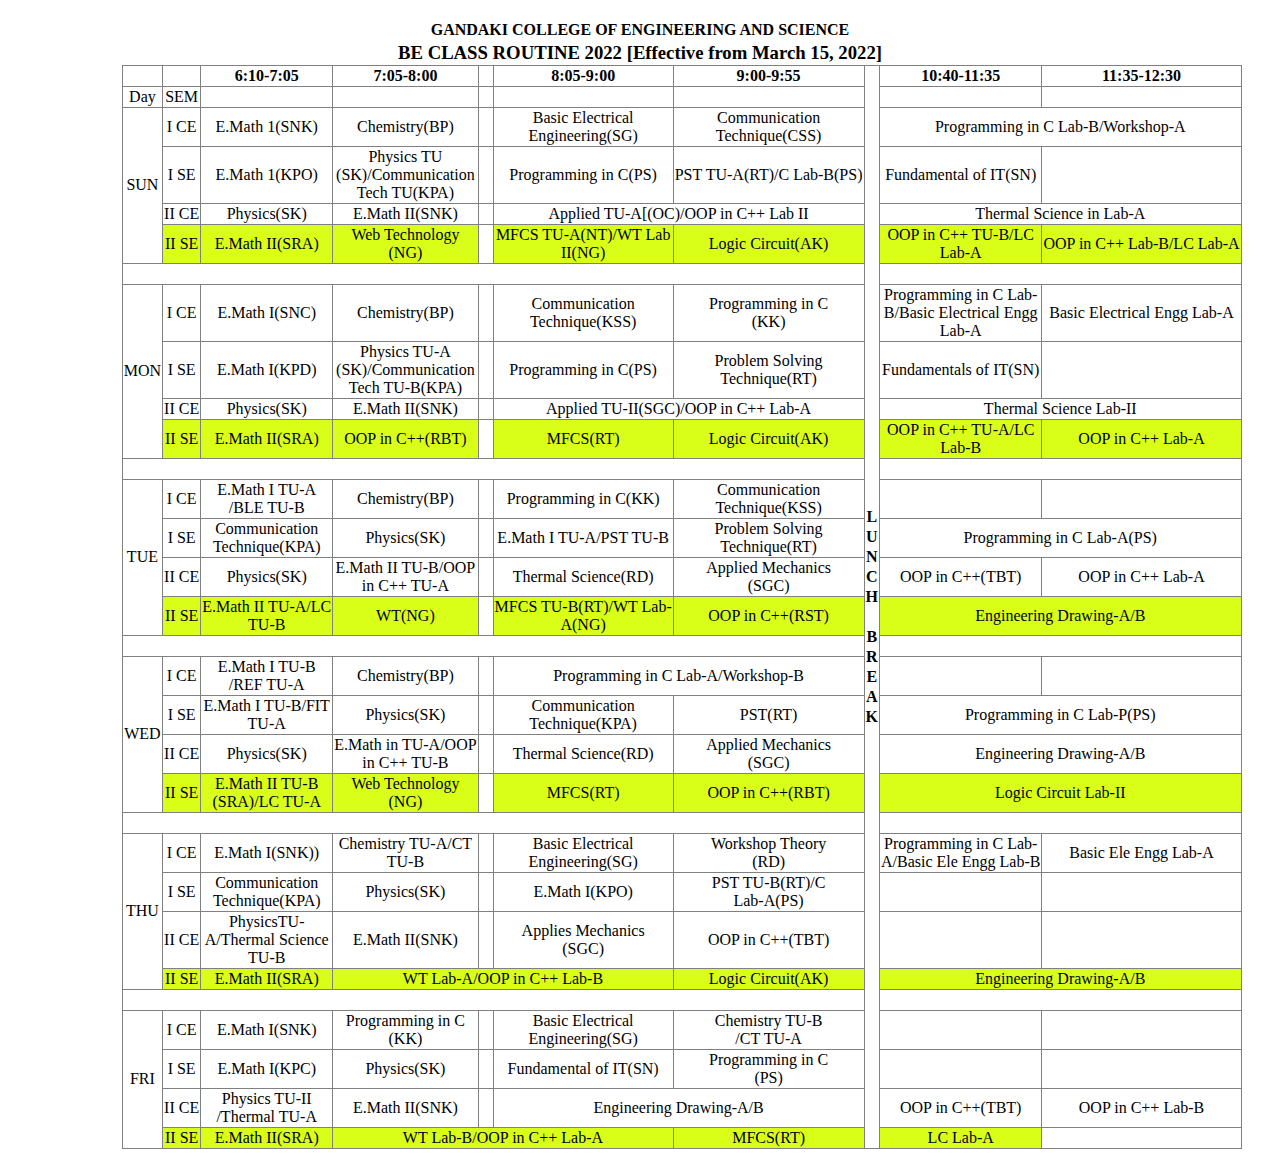
<file: Assignment/Assignment4/index.html>
<!DOCTYPE html>
<html lang="en">
<head>
    <meta charset="UTF-8">
    <meta http-equiv="X-UA-Compatible" content="IE=edge">
    <meta name="viewport" content="width=device-width, initial-scale=1.0">
    <title>Routine</title>
    <link rel="stylesheet" href="style.css">
</head>
<body>
    <header>
        <h4>GANDAKI COLLEGE OF ENGINEERING AND SCIENCE</h4>
        <h3 id = "h3">BE CLASS ROUTINE 2022 [Effective from March 15, 2022]</h3>
    </header>
    <div id="main">
    <table border="1">
        <tr>
            <th>&nbsp;</th>
            <th>&nbsp;</th>
            <th>6:10-7:05</th>
            <th>7:05-8:00</th>
            <th>&nbsp;</th>
            <th>8:05-9:00</th>
            <th>9:00-9:55</th>
            <th class="lunch" rowspan="31"><br>L<br>U<br>N<br>C<br>H<br><br>B<br>R<br>E<br>A<br>K</th>
            <th>10:40-11:35</th>
            <th>11:35-12:30</th>
        </tr>
        <tr>
            <td>Day</td>
            <td>SEM</td>
            <td>&nbsp;</td>
            <td>&nbsp;</td>
            <td>&nbsp;</td>
            <td>&nbsp;</td>
            <td>&nbsp;</td>
            <td>&nbsp;</td>
            <td>&nbsp;</td>
        </tr>
        <tr>
            <td rowspan="4">SUN</td>
            <td>I CE</td>
            <td>E.Math 1(SNK)</td>
            <td>Chemistry(BP)</td>
            <td>&nbsp; &nbsp;</td>
            <td>Basic Electrical <br>Engineering(SG)</td>
            <td>Communication <br>Technique(CSS)</td>
            <td colspan="2">Programming in C Lab-B/Workshop-A</td>
        </tr>
        <tr>
            <td>I SE</td>
            <td>E.Math 1(KPO)</td>
            <td>Physics TU <br>(SK)/Communication <br>Tech TU(KPA)</td>
            <td>&nbsp;</td>
            <td>Programming in C(PS)</td>
            <td>PST TU-A(RT)/C Lab-B(PS)</td>
            <td>Fundamental of IT(SN)</td>
            <td>&nbsp;</td>
        </tr>
        <tr>
            <td>II CE</td>
            <td>Physics(SK)</td>
            <td>E.Math II(SNK)</td>
            <td>&nbsp;</td>
            <td colspan="2">Applied TU-A[(OC)/OOP in C++ Lab II</td>
            <td colspan="2">Thermal Science in Lab-A</td>
        </tr>
        <tr>
            <td class = "myClass">II SE</td>
            <td class = "myClass">E.Math II(SRA)</td>
            <td class = "myClass">Web Technology <br> (NG)</td>
            <td>&nbsp;</td>
            <td class = "myClass">MFCS TU-A(NT)/WT Lab <br> II(NG)</td>
            <td class = "myClass">Logic Circuit(AK)</td>
            <td class = "myClass">OOP in C++ TU-B/LC <br> Lab-A</td>
            <td class = "myClass">OOP in C++ Lab-B/LC Lab-A</td>
        </tr>
        <tr>
            <td colspan="10">&nbsp;</td>
        </tr>
        <tr>
            <td rowspan="4">MON</td>
            <td>I CE</td>
            <td>E.Math I(SNC)</td>
            <td>Chemistry(BP)</td>
            <td>&nbsp;</td>
            <td>Communication <br> Technique(KSS)</td>
            <td>Programming in C <br> (KK)</td>
            <td>Programming in C Lab- <br>B/Basic Electrical Engg <br>Lab-A</td>
            <td>Basic Electrical Engg Lab-A</td>
        </tr>
        <tr>
            <td>I SE</td>
            <td>E.Math I(KPD)</td>
            <td>Physics TU-A <br>(SK)/Communication <br>Tech TU-B(KPA)</td>
            <td>&nbsp;</td>
            <td>Programming in C(PS)</td>
            <td>Problem Solving <br> Technique(RT)</td>
            <td>Fundamentals of IT(SN)</td>
            <td>&nbsp;</td>
        </tr>
        <tr>
            <td>II CE</td>
            <td>Physics(SK)</td>
            <td>E.Math II(SNK)</td>
            <td>&nbsp;</td>
            <td colspan="2">Applied TU-II(SGC)/OOP in C++ Lab-A</td>
            <td colspan="2">Thermal Science Lab-II</td>
        </tr>
        <tr>
            <td class="myClass">II SE</td>
            <td class="myClass">E.Math II(SRA)</td>
            <td class="myClass">OOP in C++(RBT)</td>
            <td>&nbsp;</td>
            <td class="myClass">MFCS(RT)</td>
            <td class="myClass">Logic Circuit(AK)</td>
            <td class="myClass">OOP in C++ TU-A/LC <br>Lab-B</td>
            <td class="myClass">OOP in C++ Lab-A</td>
        </tr>
        <tr>
            <td colspan="8">&nbsp;</td>
        </tr>
        <tr>
            <td rowspan="4">TUE</td>
            <td>I CE</td>
            <td>E.Math I TU-A <br>/BLE TU-B</td>
            <td>Chemistry(BP)</td>
            <td>&nbsp;</td>
            <td>Programming in C(KK)</td>
            <td>Communication <br> Technique(KSS)</td>
            <td>&nbsp;</td>
            <td>&nbsp;</td>
        </tr>
        <tr>
            <td>I SE</td>
            <td>Communication <br>Technique(KPA)</td>
            <td>Physics(SK)</td>
            <td>&nbsp;</td>
            <td>E.Math I TU-A/PST TU-B</td>
            <td>Problem Solving <br>Technique(RT)</td>
            <td colspan="2">Programming in C Lab-A(PS)</td>
        </tr>
        <tr>
            <td>II CE</td>
            <td>Physics(SK)</td>
            <td>E.Math II TU-B/OOP <br> in C++ TU-A</td>
            <td>&nbsp;</td>
            <td>Thermal Science(RD)</td>
            <td>Applied Mechanics <br> (SGC)</td>
            <td>OOP in C++(TBT)</td>
            <td>OOP in C++ Lab-A</td>
            </tr>
            <tr>
                <td class="myClass">II SE</td>
                <td class="myClass">E.Math II TU-A/LC <br>TU-B</td>
                <td class="myClass">WT(NG)</td>
                <td>&nbsp;</td>
                <td class="myClass">MFCS TU-B(RT)/WT Lab- <br>A(NG)</td>
                <td class="myClass">OOP in C++(RST)</td>
                <td class="myClass" colspan="2">Engineering Drawing-A/B</td>
            </tr>
            <tr>
                <td colspan="8">&nbsp;</td>
            </tr>
            <tr>
                <td rowspan="4">WED</td>
                <td>I CE</td>
                <td>E.Math I TU-B <br>/REF TU-A</td>
                <td>Chemistry(BP)</td>
                <td>&nbsp;</td>
                <td colspan="2">Programming in C Lab-A/Workshop-B</td>
                <td>&nbsp;</td>
                <td>&nbsp;</td>
            </tr>
            <tr>
                <td>I SE</td>
                <td>E.Math I TU-B/FIT <br> TU-A</td>
                <td>Physics(SK)</td>
                <td>&nbsp;</td>
                <td>Communication <br>Technique(KPA)</td>
                <td>PST(RT)</td>
                <td colspan="2">Programming in C Lab-P(PS)</td>
            </tr>
            <tr>
                <td>II CE</td>
                <td>Physics(SK)</td>
                <td>E.Math in TU-A/OOP <br>in C++ TU-B</td>
                <td>&nbsp;</td>
                <td>Thermal Science(RD)</td>
                <td>Applied Mechanics <br>(SGC)</td>
                <td colspan="2">Engineering Drawing-A/B</td>
            </tr>
            <tr>
                <td class="myClass">II SE</td>
                <td class="myClass">E.Math II TU-B<br>(SRA)/LC TU-A</td>
                <td class="myClass">Web Technology<br>(NG)</td>
                <td>&nbsp;</td>
                <td class="myClass">MFCS(RT)</td>
                <td class="myClass">OOP in C++(RBT)</td>
                <td class="myClass"colspan="2">Logic Circuit Lab-II</td>
            </tr>
            <tr>
                <td colspan="8">&nbsp;</td>
            </tr>
            <tr>
                <td rowspan="4">THU</td>
                <td>I CE</td>
                <td>E.Math I(SNK))</td>
                <td>Chemistry TU-A/CT<br>TU-B</td>
                <td>&nbsp;</td>
                <td>Basic Electrical <br>Engineering(SG)</td>
                <td>Workshop Theory<br>(RD)</td>
                <td>Programming in C Lab-<br>A/Basic Ele Engg Lab-B</td>
                <td>Basic Ele Engg Lab-A</td>
            </tr>
            <tr>
                <td>I SE</td>
                <td>Communication<br> Technique(KPA)</td>
                <td>Physics(SK)</td>
                <td>&nbsp;</td>
                <td>E.Math I(KPO)</td>
                <td>PST TU-B(RT)/C<br>Lab-A(PS)</td>
                <td>&nbsp;</td>
                <td>&nbsp;</td>
            </tr>
            <tr>
                <td>II CE</td>
                <td>PhysicsTU-<br>A/Thermal Science<br>TU-B</td>
                <td>E.Math II(SNK)</td>
                <td>&nbsp;</td>
                <td>Applies Mechanics<br>(SGC)</td>
                <td>OOP in C++(TBT)</td>
                <td>&nbsp;</td>
                <td>&nbsp;</td>
            </tr>
            <tr>
                <td class="myClass">II SE</td>
                <td class="myClass">E.Math II(SRA)</td>
                <td class="myClass" colspan="3">WT Lab-A/OOP in C++ Lab-B</td>
                <td class="myClass">Logic Circuit(AK)</td>
                <td class="myClass" colspan="2">Engineering Drawing-A/B</td>
            </tr>
            <tr>
                <td colspan="8">&nbsp;</td>
            </tr>
            <tr>
                <td rowspan="4">FRI</td>
                <td>I CE</td>
                <td>E.Math I(SNK)</td>
                <td>Programming in C <br>(KK)</td>
                <td>&nbsp;</td>
                <td>Basic Electrical <br>Engineering(SG)</td>
                <td>Chemistry TU-B<br>/CT TU-A</td>
                <td>&nbsp;</td>
                <td>&nbsp;</td>
            </tr>
            <tr>
                <td>I SE</td>
                <td>E.Math I(KPC)</td>
                <td>Physics(SK)</td>
                <td>&nbsp;</td>
                <td>Fundamental of IT(SN)</td>
                <td>Programming in C<br>(PS)</td>
                <td>&nbsp;</td>
                <td>&nbsp;</td>
            </tr>
            <tr>
                <td>II CE</td>
                <td>Physics TU-II<br>/Thermal TU-A</td>
                <td>E.Math II(SNK)</td>
                <td>&nbsp;</td>
                <td colspan="2">Engineering Drawing-A/B</td>
                <td>OOP in C++(TBT)</td>
                <td>OOP in C++ Lab-B</td>
            </tr>
            <tr>
                <td class="myClass">II SE</td>
                <td class="myClass">E.Math II(SRA)</td>
                <td class="myClass" colspan="3">WT Lab-B/OOP in C++ Lab-A</td>
                <td class="myClass">MFCS(RT)</td>
                <td class="myClass">LC Lab-A</td>
                <td>&nbsp;</td>
            </tr>
    </table>
</div>
   
    
</body>
</html>
</file>
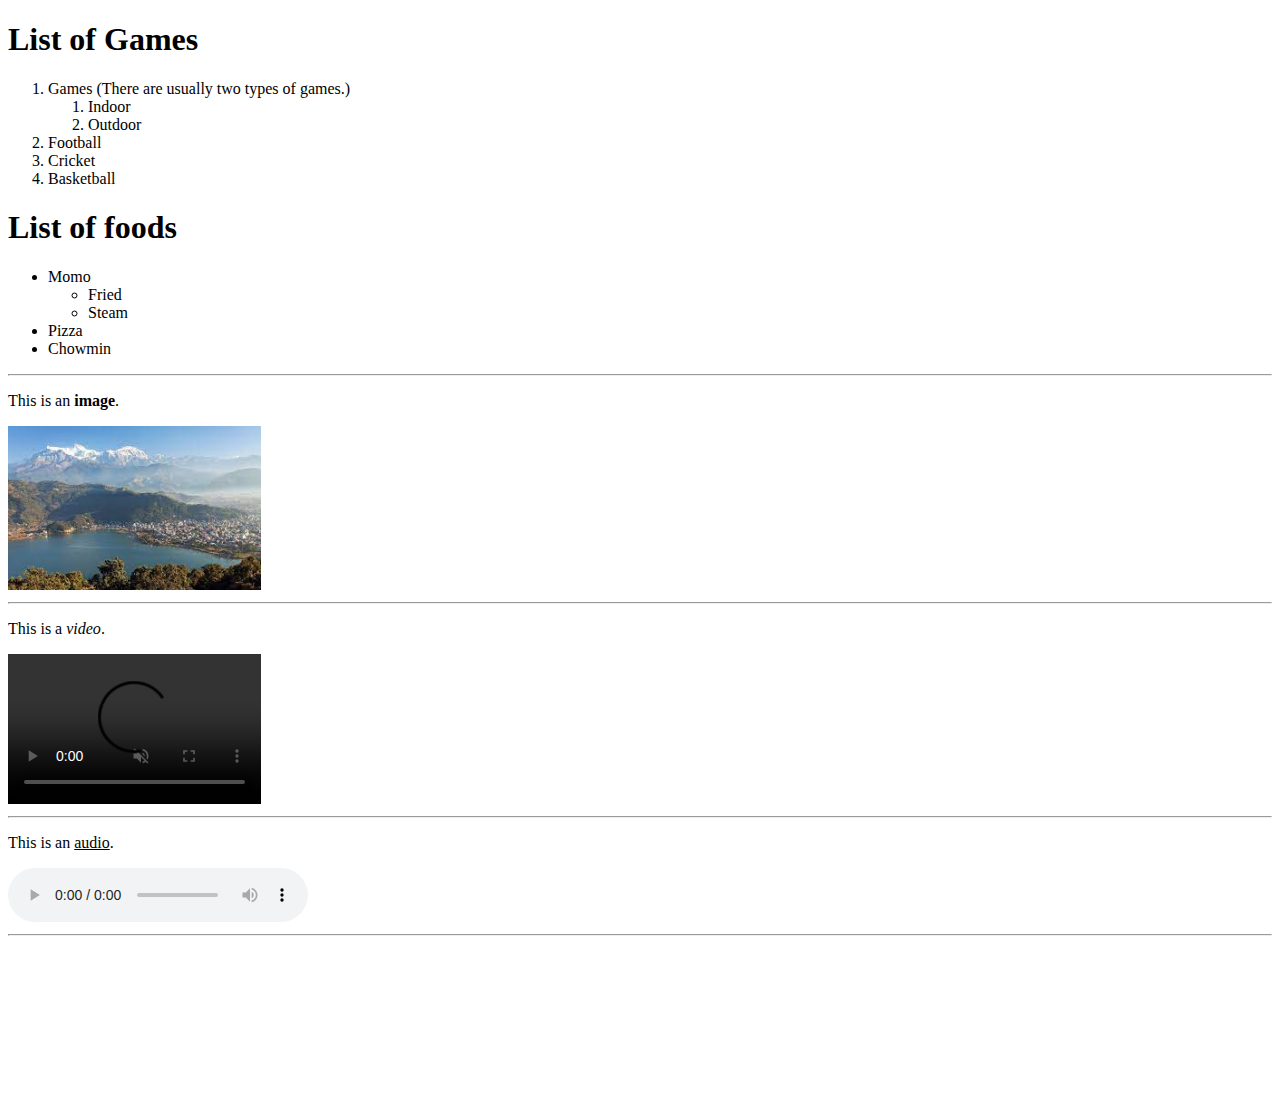
<file: Lab/Lab1/index.html>
<!DOCTYPE html>
<html lang="en">
<head>
    <meta charset="UTF-8">
    <meta http-equiv="X-UA-Compatible" content="IE=edge">
    <meta name="viewport" content="width=device-width, initial-scale=1.0">
    <title>Page</title>
    <link rel="stylesheet" href="style.css">
</head>
<body>
    <header>
    <h1>List of Games</h1>
    <ol>
        <li>Games <span>(There are usually two types of games.)</span></li>
        <ol>
            <li>Indoor</li>
            <li>Outdoor</li>
        </ol>
        <li>Football</li>
        <li>Cricket</li>
        <li>Basketball</li>
    </ol>
    <h1>List of foods</h1>
    <ul>
        <li>Momo</li>
        <ul>
            <li>Fried</li>
            <li>Steam</li>
        </ul>
        <li>Pizza</li>
        <li>Chowmin</li>
    </ul>
</header>
<section>
    <hr>
    <p>This is an <b>image</b>.</p>
    <img id="img" src="[data-uri]" alt="img">
    <hr>
    <p>This is a <i>video</i>.</p>
    <video id="video" src="https://v16-webapp.tiktok.com/13f2f6838e86cd5a05beb3e13291e141/6269d2b4/video/tos/alisg/tos-alisg-pve-0037c001/6bb85ca228c44dba9b46a1e90b92ac56/?a=1988&br=5732&bt=2866&cd=0%7C0%7C1%7C0&ch=0&cr=0&cs=0&cv=1&dr=0&ds=3&er=&ft=eXd.6HFJMyq8ZdP9Ywe2NM~Qml7Gb&l=20220427173253010244029184064F7E35&lr=tiktok_m&mime_type=video_mp4&net=0&pl=0&qs=0&rc=M2xxN2dlbzl0eDMzaTczM0ApO2dpNTppZ2Q7Nzw6Ojw0NmdrMmk1XjRzYDBfLS0uMTRzczVfYWBjYDIyY2BhX14xNi46Yw%3D%3D&vl=&vr=" autoplay controls muted></video>
    <hr>
    <p>This is an <u>audio</u>.</p>
    <audio src="https://www.e2s.com/system/1/assets/files/000/000/395/395/631e82dc8/original/TF026.WAV" controls></audio>
    <hr>
    <iframe src="https://en.wikipedia.org/wiki/Pokhara" frameborder="0"></iframe>
</section>
</body>
</html>
</file>
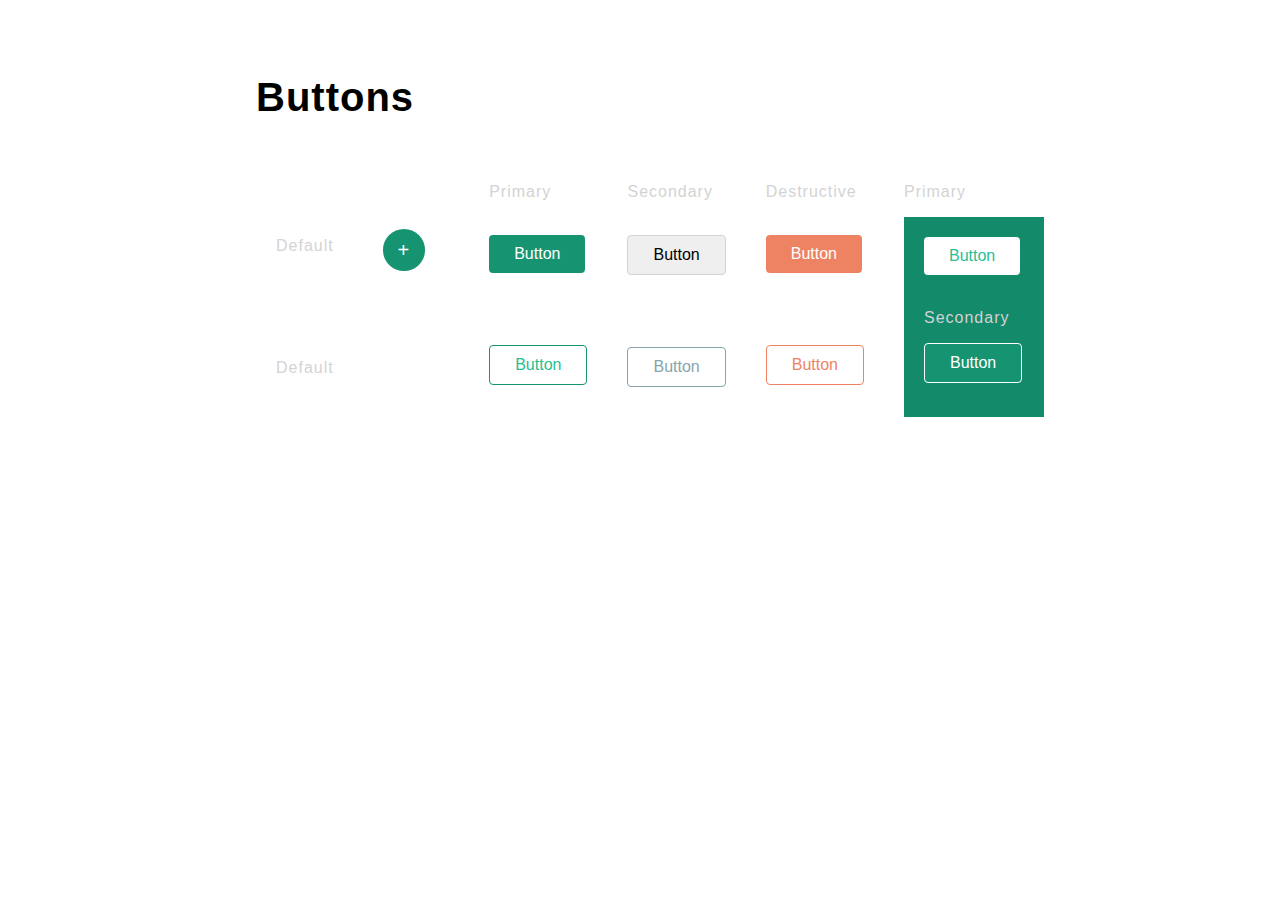
<file: Lab/Lab2/index.html>
<!DOCTYPE html>
<html lang="en">
<head>
    <meta charset="UTF-8">
    <meta http-equiv="X-UA-Compatible" content="IE=edge">
    
    <meta name="viewport" content="width=device-width, initial-scale=1.0">
    <link href = 'style.css' rel="stylesheet"/>

    <title>Lab 2</title>
</head>
<body>

<div class="lab2">

<header>
    <h1>Buttons</h1>
</header>

<main>
   <div>
    <br/>
    <br/>
    <br/>
    <p>Default</p><br/>
    <br/>
    <br/>
    <br/>

    <p>Default</p>

   </div>

   <div>
    <br/>
    <br/>
    <br/>
    <br/>
    <a  class="btn-circle" >+</a>
     <br/>
    <br/>
    <br/>
    <br/>
    <br/>

    

   </div>


   <div>
    <p>Primary</p><br/>
    <button class="btn-primary" >Button</button>
     <br/>
    <br/>
    <br/>
    <br/>
    <br/>
    <button class="btn-primary2">Button</button>
    

   </div>

   <div>
    <p>Secondary</p><br/>
    <button class="btn-secondary">Button</button>
    <br/>
    <br/>
    <br/>
    <br/>
    <br/>
    <button class="btn-secondary2">Button</button>

   </div>

   <div>
    <p>Destructive</p><br/>
    <button class="btn-destructive">Button</button>
    <br/>
    <br/>
    <br/>
    <br/>
    <br/>
    <button class="btn-destructive2">Button</button>
   </div>

   <div >

    <p>Primary</p>
    <div id = 'primary2'>
    <button class="btn-p">Button</button>
    <br/>
    <br/>
    <p>Secondary</p>
    
    <button class="btn-p2" >Button</button>

    </div>

   </div>
   
</main>

</div>
</body>
</html>
</file>
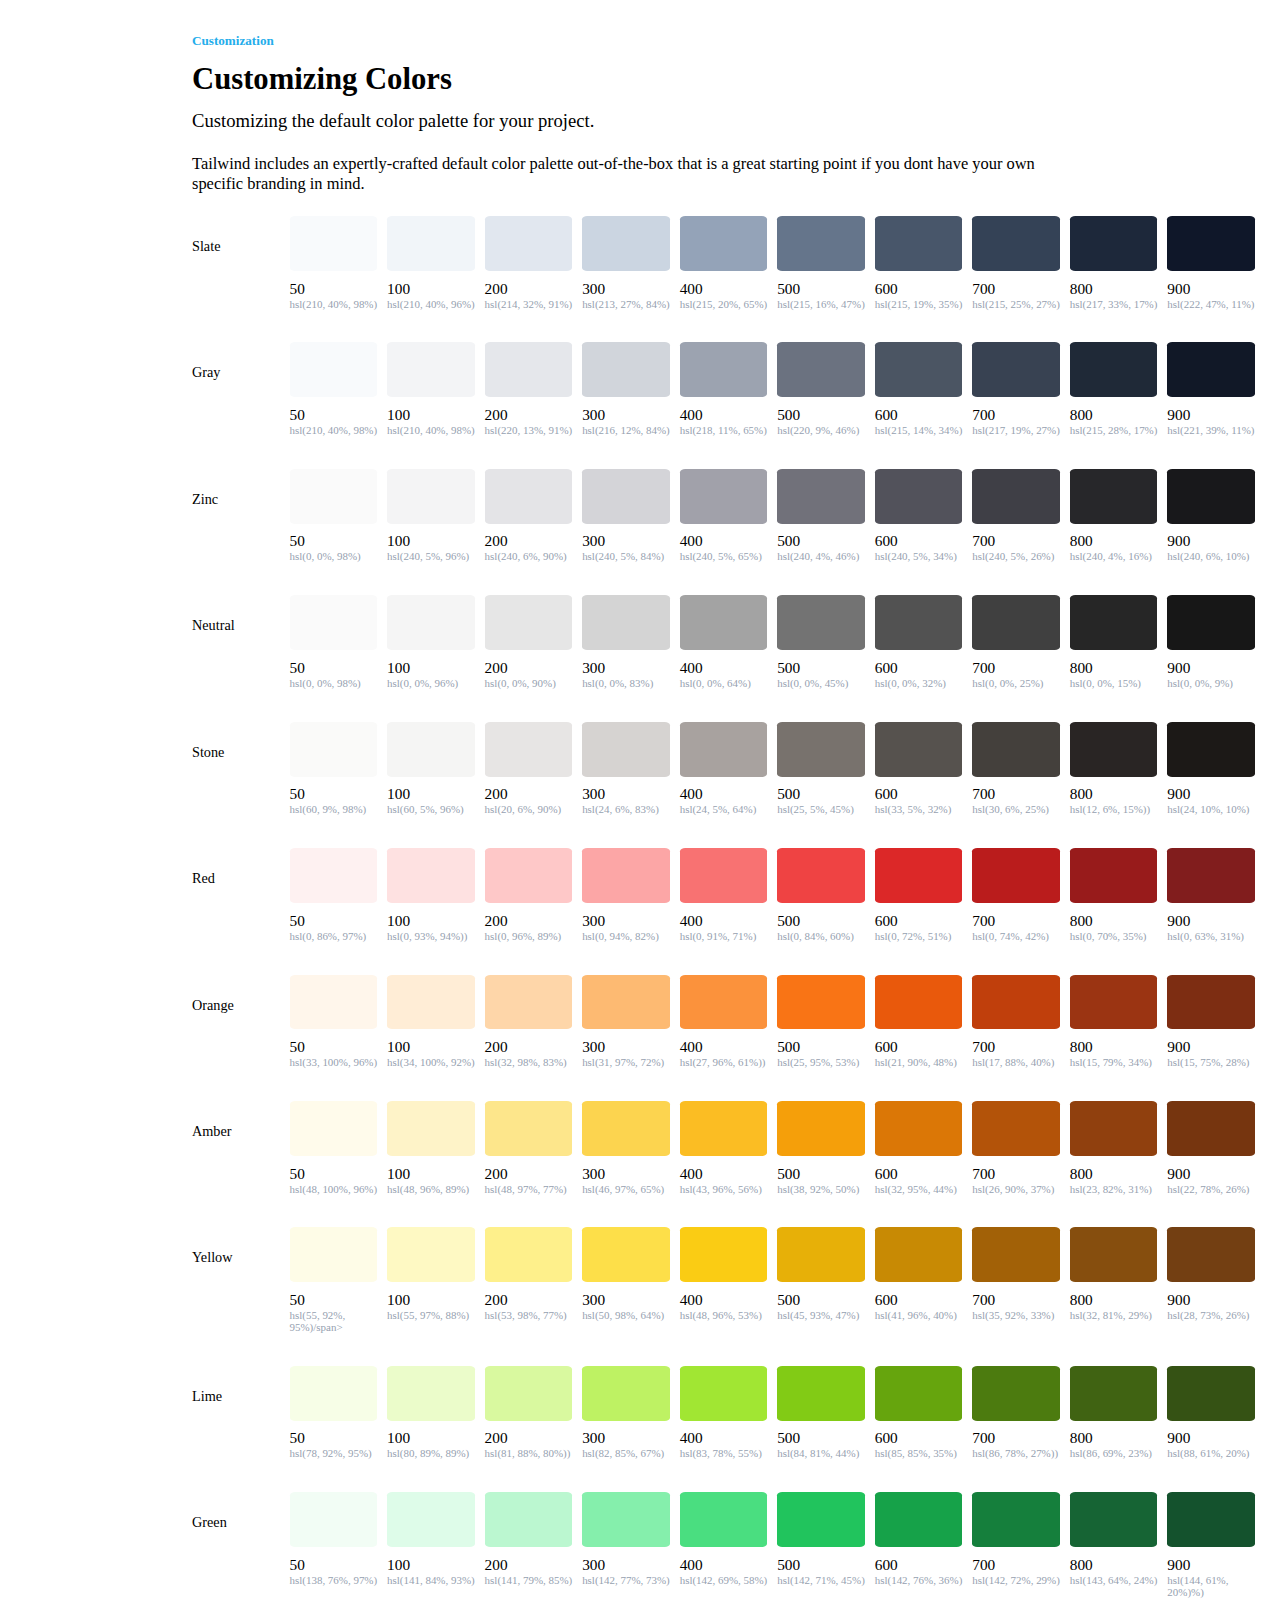
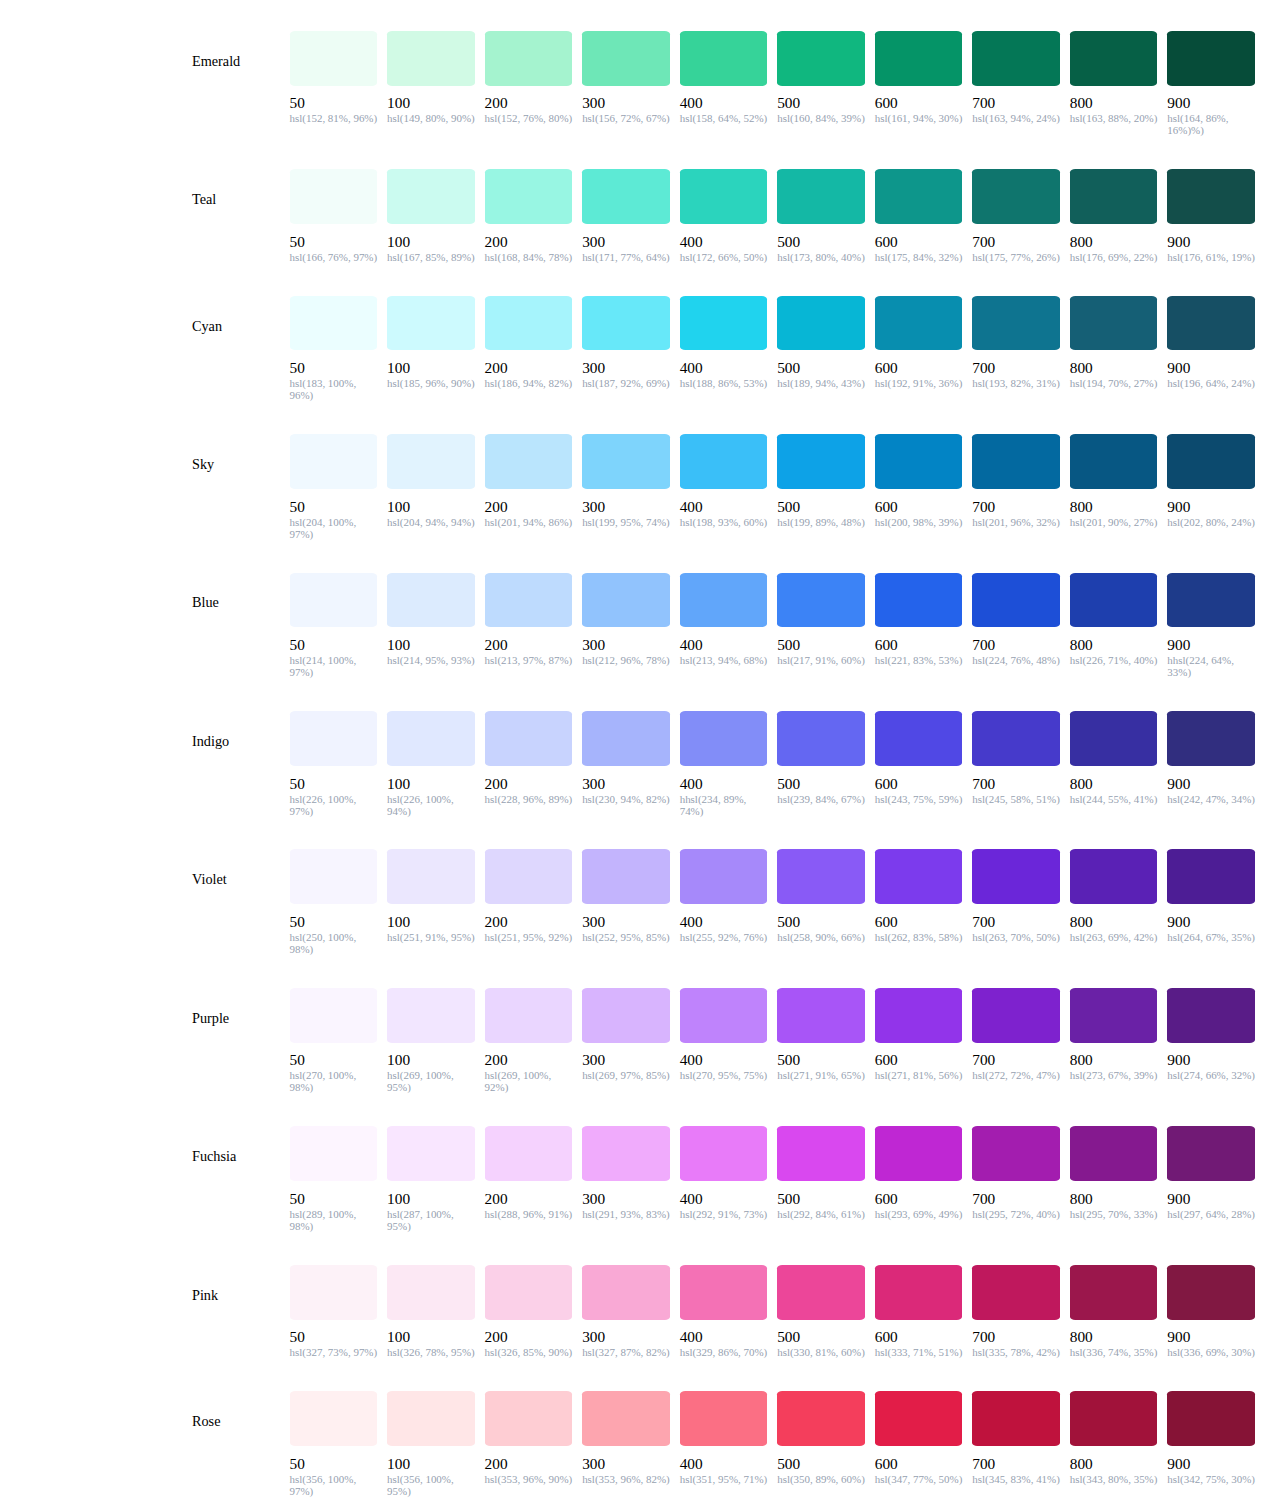
<file: Lab/Lab3/index.html>
<!DOCTYPE html>
<html lang="en">
  <head>

    <link href="style.css" rel="stylesheet" />
    <title>Lab 3</title>
  </head>
  <body>
    <main>
      <p class="custom">Customization</p>
      <h1>Customizing Colors</h1>
      <p class="first">Customizing the default color palette for your project.</p>
      <p class="second">
        Tailwind includes an expertly-crafted default color palette
        out-of-the-box that is a great starting point if you dont have your own
        specific branding in mind.
      </p>
      <section>
        <div class="colors">
          <a class="zero">Slate</a>
          <a
            ><span class="slate1"></span><span class="number">50</span><span class="color">hsl(210,
            40%, 98%)</span></a
          >
          <a
            ><span class="slate2"></span><span class="number"> 100</span
            ><span class="color">hsl(210, 40%, 96%)</span></a
          >
          <a
            ><span class="slate3"></span
            ><span class="number"> 200</span><span class="color">hsl(214, 32%, 91%)</a
          >
          <a
            ><span class="slate4"></span
            ><span class="number"> 300</span><span class="color">hsl(213, 27%, 84%)</a
          >
          <a
            ><span class="slate5"></span
            ><span class="number"> 400</span><span class="color">hsl(215, 20%, 65%)</a
          >
          <a
            ><span class="slate6"></span
            ><span class="number"> 500</span><span class="color">hsl(215, 16%, 47%)</a
          >
          <a
            ><span class="slate7"></span
            ><span class="number"> 600</span><span class="color">hsl(215, 19%, 35%)</a
          >
          <a
            ><span class="slate8"></span
            ><span class="number"> 700</span><span class="color">hsl(215, 25%, 27%)</a
          >
          <a
            ><span class="slate9"></span
            ><span class="number"> 800</span><span class="color">hsl(217, 33%, 17%)</a
          >
          <a
            ><span class="slate10"></span
            ><span class="number">900</span><span class="color">hsl(222, 47%, 11%)</a
          >
          <a class="zero">Gray</a>
          <a
            ><span class="Gray1"></span><span class="number">50</span><span class="color">hsl(210,
            40%, 98%)</span></a
          >
          <a
            ><span class="Gray2"></span><span class="number">100</span><span class="color">hsl(210,
            40%, 98%)</span></a
          >
          <a
            ><span class="Gray3"></span><span class="number">200</span><span class="color">hsl(220, 13%, 91%)</span></a
          >
          <a
            ><span class="Gray4"></span><span class="number">300</span><span class="color">hsl(216, 12%, 84%)</span></a
          >
          <a
            ><span class="Gray5"></span><span class="number">400</span><span class="color">hsl(218, 11%, 65%)</span></a
          >
          <a
            ><span class="Gray6"></span><span class="number">500</span><span class="color">hsl(220, 9%, 46%)</span></a
          >
          <a
            ><span class="Gray7"></span><span class="number">600</span><span class="color">	hsl(215, 14%, 34%)</span></a
          >
          <a
            ><span class="Gray8"></span><span class="number">700</span><span class="color">hsl(217, 19%, 27%)</span></a
          >
          <a
            ><span class="Gray9"></span><span class="number">800</span><span class="color">hsl(215, 28%, 17%)</span></a
          >
          <a
            ><span class="Gray10"></span><span class="number">900</span><span class="color">hsl(221, 39%, 11%)</span></a
          >
          <a class="zero">Zinc</a>
          <a
            ><span class="zinc1"></span><span class="number">50</span><span class="color">hsl(0, 0%, 98%)</span></a
          >
          <a
            ><span class="zinc2"></span><span class="number">100</span><span class="color">hsl(240, 5%, 96%)</span></a
          >
          <a
            ><span class="zinc3"></span><span class="number">200</span><span class="color">hsl(240, 6%, 90%)</span></a
          >
          <a
            ><span class="zinc4"></span><span class="number">300</span><span class="color">hsl(240, 5%, 84%)</span></a
          >
          <a
            ><span class="zinc5"></span><span class="number">400</span><span class="color">hsl(240, 5%, 65%)</span></a
          >
          <a
            ><span class="zinc6"></span><span class="number">500</span><span class="color">hsl(240, 4%, 46%)</span></a
          >
          <a
            ><span class="zinc7"></span><span class="number">600</span><span class="color">hsl(240, 5%, 34%)</span></a
          >
          <a
            ><span class="zinc8"></span><span class="number">700</span><span class="color">hsl(240, 5%, 26%)</span></a
          >
          <a
            ><span class="zinc9"></span><span class="number">800</span><span class="color">hsl(240, 4%, 16%)</span></a
          >
          <a
            ><span class="zinc10"></span><span class="number">900</span><span class="color">hsl(240, 6%, 10%)</span></a
          >
          <a class="zero">Neutral</a>
          <a
            ><span class="neutral1"></span><span class="number">50</span><span class="color">hsl(0, 0%, 98%)</span></a
          >
          <a
            ><span class="neutral2"></span><span class="number">100</span><span class="color">hsl(0, 0%, 96%)</span></a
          >
          <a
            ><span class="neutral3"></span><span class="number">200</span><span class="color">hsl(0, 0%, 90%)</span></a
          >
          <a
            ><span class="neutral4"></span><span class="number">300</span><span class="color">hsl(0, 0%, 83%)</span></a
          >
          <a
            ><span class="neutral5"></span><span class="number">400</span><span class="color">hsl(0, 0%, 64%)</span></a
          >
          <a
            ><span class="neutral6"></span><span class="number">500</span><span class="color">hsl(0, 0%, 45%)</span></a
          >
          <a
            ><span class="neutral7"></span><span class="number">600</span><span class="color">hsl(0, 0%, 32%)</span></a
          >
          <a
            ><span class="neutral8"></span><span class="number">700</span><span class="color">hsl(0, 0%, 25%)</span></a
          >
          <a
            ><span class="neutral9"></span><span class="number">800</span><span class="color">hsl(0, 0%, 15%)</span></a
          >
          <a
            ><span class="neutral10"></span><span class="number">900</span><span class="color">hsl(0, 0%, 9%)</span></a
          >
          <a class="zero">Stone</a>
          <a
            ><span class="stone1"></span><span class="number">50</span><span class="color">hsl(60, 9%, 98%)</span></a
          >
          <a
            ><span class="stone2"></span><span class="number">100</span><span class="color">hsl(60, 5%, 96%)</span></a
          >
          <a
            ><span class="stone3"></span><span class="number">200</span><span class="color">hsl(20, 6%, 90%)</span></a
          >
          <a
            ><span class="stone4"></span><span class="number">300</span><span class="color">hsl(24, 6%, 83%)</span></a
          >
          <a
            ><span class="stone5"></span><span class="number">400</span><span class="color">hsl(24, 5%, 64%)</span></a
          >
          <a
            ><span class="stone6"></span><span class="number">500</span><span class="color">hsl(25, 5%, 45%)</span></a
          >
          <a
            ><span class="stone7"></span><span class="number">600</span><span class="color">hsl(33, 5%, 32%)</span></a
          >
          <a
            ><span class="stone8"></span><span class="number">700</span><span class="color">hsl(30, 6%, 25%)</span></a
          >
          <a
            ><span class="stone9"></span><span class="number">800</span><span class="color">hsl(12, 6%, 15%))</span></a
          >
          <a
            ><span class="stone10"></span><span class="number">900</span><span class="color">hsl(24, 10%, 10%)</span></a
          >
          <a class="zero">Red</a>
          <a
            ><span class="red1"></span><span class="number">50</span><span class="color">hsl(0, 86%, 97%)</span></a
          >
          <a
            ><span class="red2"></span><span class="number">100</span><span class="color">hsl(0, 93%, 94%))</span></a
          >
          <a
            ><span class="red3"></span><span class="number">200</span><span class="color">hsl(0, 96%, 89%)</span></a
          >
          <a
            ><span class="red4"></span><span class="number">300</span><span class="color">hsl(0, 94%, 82%)</span></a
          >
          <a
            ><span class="red5"></span><span class="number">400</span><span class="color">hsl(0, 91%, 71%)</span></a
          >
          <a
            ><span class="red6"></span><span class="number">500</span><span class="color">hsl(0, 84%, 60%)</span></a
          >
          <a
            ><span class="red7"></span><span class="number">600</span><span class="color">hsl(0, 72%, 51%)</span></a
          >
          <a
            ><span class="red8"></span><span class="number">700</span><span class="color">hsl(0, 74%, 42%)</span></a
          >
          <a
            ><span class="red9"></span><span class="number">800</span><span class="color">hsl(0, 70%, 35%)</span></a
          >
          <a
            ><span class="red10"></span><span class="number">900</span><span class="color">hsl(0, 63%, 31%)</span></a
          >
          <a class="zero">Orange</a>
          <a
            ><span class="orange1"></span><span class="number">50</span><span class="color">hsl(33, 100%, 96%)</span></a
          >
          <a
            ><span class="orange2"></span><span class="number">100</span><span class="color">hsl(34, 100%, 92%)</span></a
          >
          <a
            ><span class="orange3"></span><span class="number">200</span><span class="color">hsl(32, 98%, 83%)</span></a
          >
          <a
            ><span class="orange4"></span><span class="number">300</span><span class="color">hsl(31, 97%, 72%)</span></a
          >
          <a
            ><span class="orange5"></span><span class="number">400</span><span class="color">hsl(27, 96%, 61%))</span></a
          >
          <a
            ><span class="orange6"></span><span class="number">500</span><span class="color">hsl(25, 95%, 53%)</span></a
          >
          <a
            ><span class="orange7"></span><span class="number">600</span><span class="color">hsl(21, 90%, 48%)</span></a
          >
          <a
            ><span class="orange8"></span><span class="number">700</span><span class="color">hsl(17, 88%, 40%)</span></a
          >
          <a
            ><span class="orange9"></span><span class="number">800</span><span class="color">hsl(15, 79%, 34%)</span></a
          >
          <a
            ><span class="orange10"></span><span class="number">900</span><span class="color">hsl(15, 75%, 28%)</span></a
          >
          <a class="zero">Amber</a>
          <a
            ><span class="amber1"></span><span class="number">50</span><span class="color">hsl(48, 100%, 96%)</span></a
          >
          <a
            ><span class="amber2"></span><span class="number">100</span><span class="color">hsl(48, 96%, 89%)</span></a
          >
          <a
            ><span class="amber3"></span><span class="number">200</span><span class="color">hsl(48, 97%, 77%)</span></a
          >
          <a
            ><span class="amber4"></span><span class="number">300</span><span class="color">hsl(46, 97%, 65%)</span></a
          >
          <a
            ><span class="amber5"></span><span class="number">400</span><span class="color">hsl(43, 96%, 56%)</span></a
          >
          <a
            ><span class="amber6"></span><span class="number">500</span><span class="color">hsl(38, 92%, 50%)</span></a
          >
          <a
            ><span class="amber7"></span><span class="number">600</span><span class="color">hsl(32, 95%, 44%)</span></a
          >
          <a
            ><span class="amber8"></span><span class="number">700</span><span class="color">hsl(26, 90%, 37%)</span></a
          >
          <a
            ><span class="amber9"></span><span class="number">800</span><span class="color">hsl(23, 82%, 31%)</span></a
          >
          <a
            ><span class="amber10"></span><span class="number">900</span><span class="color">hsl(22, 78%, 26%)</span></a
          >
          <a class="zero">Yellow</a>
          <a
            ><span class="yellow1"></span><span class="number">50</span><span class="color">hsl(55, 92%, 95%)/span></a
          >
          <a
            ><span class="yellow2"></span><span class="number">100</span><span class="color">hsl(55, 97%, 88%)</span></a
          >
          <a
            ><span class="yellow3"></span><span class="number">200</span><span class="color">hsl(53, 98%, 77%)</span></a
          >
          <a
            ><span class="yellow4"></span><span class="number">300</span><span class="color">hsl(50, 98%, 64%)</span></a
          >
          <a
            ><span class="yellow5"></span><span class="number">400</span><span class="color">hsl(48, 96%, 53%)</span></a
          >
          <a
            ><span class="yellow6"></span><span class="number">500</span><span class="color">hsl(45, 93%, 47%)</span></a
          >
          <a
            ><span class="yellow7"></span><span class="number">600</span><span class="color">hsl(41, 96%, 40%)</span></a
          >
          <a
            ><span class="yellow8"></span><span class="number">700</span><span class="color">hsl(35, 92%, 33%)</span></a
          >
          <a
            ><span class="yellow9"></span><span class="number">800</span><span class="color">hsl(32, 81%, 29%)</span></a
          >
          <a
            ><span class="yellow10"></span><span class="number">900</span><span class="color">hsl(28, 73%, 26%)</span></a
          >
          <a class="zero">Lime</a>
          <a
            ><span class="lime1"></span><span class="number">50</span><span class="color">hsl(78, 92%, 95%)</span></a
          >
          <a
            ><span class="lime2"></span><span class="number">100</span><span class="color">hsl(80, 89%, 89%)</span></a
          >
          <a
            ><span class="lime3"></span><span class="number">200</span><span class="color">hsl(81, 88%, 80%))</span></a
          >
          <a
            ><span class="lime4"></span><span class="number">300</span><span class="color">hsl(82, 85%, 67%)</span></a
          >
          <a
            ><span class="lime5"></span><span class="number">400</span><span class="color">hsl(83, 78%, 55%)</span></a
          >
          <a
            ><span class="lime6"></span><span class="number">500</span><span class="color">hsl(84, 81%, 44%)</span></a
          >
          <a
            ><span class="lime7"></span><span class="number">600</span><span class="color">hsl(85, 85%, 35%)</span></a
          >
          <a
            ><span class="lime8"></span><span class="number">700</span><span class="color">hsl(86, 78%, 27%))</span></a
          >
          <a
            ><span class="lime9"></span><span class="number">800</span><span class="color">hsl(86, 69%, 23%)</span></a
          >
          <a
            ><span class="lime10"></span><span class="number">900</span><span class="color">hsl(88, 61%, 20%)</span></a
          >
          <a class="zero">Green</a>
          <a
            ><span class="green1"></span><span class="number">50</span><span class="color">hsl(138, 76%, 97%)</span></a
          >
          <a
            ><span class="green2"></span><span class="number">100</span><span class="color">hsl(141, 84%, 93%)</span></a
          >
          <a
            ><span class="green3"></span><span class="number">200</span><span class="color">hsl(141, 79%, 85%)</span></a
          >
          <a
            ><span class="green4"></span><span class="number">300</span><span class="color">hsl(142, 77%, 73%)</span></a
          >
          <a
            ><span class="green5"></span><span class="number">400</span><span class="color">hsl(142, 69%, 58%)</span></a
          >
          <a
            ><span class="green6"></span><span class="number">500</span><span class="color">hsl(142, 71%, 45%)</span></a
          >
          <a
            ><span class="green7"></span><span class="number">600</span><span class="color">hsl(142, 76%, 36%)</span></a
          >
          <a
            ><span class="green8"></span><span class="number">700</span><span class="color">hsl(142, 72%, 29%)</span></a
          >
          <a
            ><span class="green9"></span><span class="number">800</span><span class="color">hsl(143, 64%, 24%)</span></a
          >
          <a
            ><span class="green10"></span><span class="number">900</span><span class="color">hsl(144, 61%, 20%)%)</span></a
          >
          <a class="zero">Emerald</a>
          <a
            ><span class="emerald1"></span><span class="number">50</span><span class="color">hsl(152, 81%, 96%)</span></a
          >
          <a
            ><span class="emerald2"></span><span class="number">100</span><span class="color">hsl(149, 80%, 90%)</span></a
          >
          <a
            ><span class="emerald3"></span><span class="number">200</span><span class="color">hsl(152, 76%, 80%)</span></a
          >
          <a
            ><span class="emerald4"></span><span class="number">300</span><span class="color">hsl(156, 72%, 67%)</span></a
          >
          <a
            ><span class="emerald5"></span><span class="number">400</span><span class="color">hsl(158, 64%, 52%)</span></a
          >
          <a
            ><span class="emerald6"></span><span class="number">500</span><span class="color">hsl(160, 84%, 39%)</span></a
          >
          <a
            ><span class="emerald7"></span><span class="number">600</span><span class="color">hsl(161, 94%, 30%)</span></a
          >
          <a
            ><span class="emerald8"></span><span class="number">700</span><span class="color">hsl(163, 94%, 24%)</span></a
          >
          <a
            ><span class="emerald9"></span><span class="number">800</span><span class="color">hsl(163, 88%, 20%)</span></a
          >
          <a
            ><span class="emerald10"></span><span class="number">900</span><span class="color">hsl(164, 86%, 16%)%)</span></a
          >
          <a class="zero">Teal</a>
          <a
            ><span class="teal1"></span><span class="number">50</span><span class="color">hsl(166, 76%, 97%)</span></a
          >
          <a
            ><span class="teal2"></span><span class="number">100</span><span class="color">hsl(167, 85%, 89%)</span></a
          >
          <a
            ><span class="teal3"></span><span class="number">200</span><span class="color">hsl(168, 84%, 78%)</span></a
          >
          <a
            ><span class="teal4"></span><span class="number">300</span><span class="color">hsl(171, 77%, 64%)</span></a
          >
          <a
            ><span class="teal5"></span><span class="number">400</span><span class="color">hsl(172, 66%, 50%)</span></a
          >
          <a
            ><span class="teal6"></span><span class="number">500</span><span class="color">hsl(173, 80%, 40%)</span></a
          >
          <a
            ><span class="teal7"></span><span class="number">600</span><span class="color">hsl(175, 84%, 32%)</span></a
          >
          <a
            ><span class="teal8"></span><span class="number">700</span><span class="color">hsl(175, 77%, 26%)</span></a
          >
          <a
            ><span class="teal9"></span><span class="number">800</span><span class="color">hsl(176, 69%, 22%)</span></a
          >
          <a
            ><span class="teal10"></span><span class="number">900</span><span class="color">hsl(176, 61%, 19%)</span></a
          >
          <a class="zero">Cyan</a>
          <a
            ><span class="cyan1"></span><span class="number">50</span><span class="color">hsl(183, 100%, 96%)</span></a
          >
          <a
            ><span class="cyan2"></span><span class="number">100</span><span class="color">hsl(185, 96%, 90%)</span></a
          >
          <a
            ><span class="cyan3"></span><span class="number">200</span><span class="color">hsl(186, 94%, 82%)</span></a
          >
          <a
            ><span class="cyan4"></span><span class="number">300</span><span class="color">hsl(187, 92%, 69%)</span></a
          >
          <a
            ><span class="cyan5"></span><span class="number">400</span><span class="color">hsl(188, 86%, 53%)</span></a
          >
          <a
            ><span class="cyan6"></span><span class="number">500</span><span class="color">hsl(189, 94%, 43%)</span></a
          >
          <a
            ><span class="cyan7"></span><span class="number">600</span><span class="color">hsl(192, 91%, 36%)</span></a
          >
          <a
            ><span class="cyan8"></span><span class="number">700</span><span class="color">hsl(193, 82%, 31%)</span></a
          >
          <a
            ><span class="cyan9"></span><span class="number">800</span><span class="color">hsl(194, 70%, 27%)</span></a
          >
          <a
            ><span class="cyan10"></span><span class="number">900</span><span class="color">hsl(196, 64%, 24%)</span></a
          >
          <a class="zero">Sky</a>
          <a
            ><span class="sky1"></span><span class="number">50</span><span class="color">hsl(204, 100%, 97%)</span></a
          >
          <a
            ><span class="sky2"></span><span class="number">100</span><span class="color">hsl(204, 94%, 94%)</span></a
          >
          <a
            ><span class="sky3"></span><span class="number">200</span><span class="color">hsl(201, 94%, 86%)</span></a
          >
          <a
            ><span class="sky4"></span><span class="number">300</span><span class="color">hsl(199, 95%, 74%)</span></a
          >
          <a
            ><span class="sky5"></span><span class="number">400</span><span class="color">hsl(198, 93%, 60%)</span></a
          >
          <a
            ><span class="sky6"></span><span class="number">500</span><span class="color">hsl(199, 89%, 48%)</span></a
          >
          <a
            ><span class="sky7"></span><span class="number">600</span><span class="color">hsl(200, 98%, 39%)</span></a
          >
          <a
            ><span class="sky8"></span><span class="number">700</span><span class="color">hsl(201, 96%, 32%)</span></a
          >
          <a
            ><span class="sky9"></span><span class="number">800</span><span class="color">hsl(201, 90%, 27%)</span></a
          >
          <a
            ><span class="sky10"></span><span class="number">900</span><span class="color">hsl(202, 80%, 24%)</span></a
          >
          <a class="zero">Blue</a>
          <a
            ><span class="blue1"></span><span class="number">50</span><span class="color">hsl(214, 100%, 97%)</span></a
          >
          <a
            ><span class="blue2"></span><span class="number">100</span><span class="color">hsl(214, 95%, 93%)</span></a
          >
          <a
            ><span class="blue3"></span><span class="number">200</span><span class="color">hsl(213, 97%, 87%)</span></a
          >
          <a
            ><span class="blue4"></span><span class="number">300</span><span class="color">hsl(212, 96%, 78%)</span></a
          >
          <a
            ><span class="blue5"></span><span class="number">400</span><span class="color">hsl(213, 94%, 68%)</span></a
          >
          <a
            ><span class="blue6"></span><span class="number">500</span><span class="color">hsl(217, 91%, 60%)</span></a
          >
          <a
            ><span class="blue7"></span><span class="number">600</span><span class="color">hsl(221, 83%, 53%)</span></a
          >
          <a
            ><span class="blue8"></span><span class="number">700</span><span class="color">hsl(224, 76%, 48%)</span></a
          >
          <a
            ><span class="blue9"></span><span class="number">800</span><span class="color">hsl(226, 71%, 40%)</span></a
          >
          <a
            ><span class="blue10"></span><span class="number">900</span><span class="color">hhsl(224, 64%, 33%)</span></a
          >
          <a class="zero">Indigo</a>
          <a
            ><span class="indigo1"></span><span class="number">50</span><span class="color">hsl(226, 100%, 97%)</span></a
          >
          <a
            ><span class="indigo2"></span><span class="number">100</span><span class="color">hsl(226, 100%, 94%)</span></a
          >
          <a
            ><span class="indigo3"></span><span class="number">200</span><span class="color">hsl(228, 96%, 89%)</span></a
          >
          <a
            ><span class="indigo4"></span><span class="number">300</span><span class="color">hsl(230, 94%, 82%)</span></a
          >
          <a
            ><span class="indigo5"></span><span class="number">400</span><span class="color">hhsl(234, 89%, 74%)</span></a
          >
          <a
            ><span class="indigo6"></span><span class="number">500</span><span class="color">hsl(239, 84%, 67%)</span></a
          >
          <a
            ><span class="indigo7"></span><span class="number">600</span><span class="color">hsl(243, 75%, 59%)</span></a
          >
          <a
            ><span class="indigo8"></span><span class="number">700</span><span class="color">hsl(245, 58%, 51%)</span></a
          >
          <a
            ><span class="indigo9"></span><span class="number">800</span><span class="color">hsl(244, 55%, 41%)</span></a
          >
          <a
            ><span class="indigo10"></span><span class="number">900</span><span class="color">hsl(242, 47%, 34%)</span></a
          >
          <a class="zero">Violet</a>
          <a
            ><span class="violet1"></span><span class="number">50</span><span class="color">hsl(250, 100%, 98%)</span></a
          >
          <a
            ><span class="violet2"></span><span class="number">100</span><span class="color">hsl(251, 91%, 95%)</span></a
          >
          <a
            ><span class="violet3"></span><span class="number">200</span><span class="color">hsl(251, 95%, 92%)</span></a
          >
          <a
            ><span class="violet4"></span><span class="number">300</span><span class="color">hsl(252, 95%, 85%)</span></a
          >
          <a
            ><span class="violet5"></span><span class="number">400</span><span class="color">hsl(255, 92%, 76%)</span></a
          >
          <a
            ><span class="violet6"></span><span class="number">500</span><span class="color">hsl(258, 90%, 66%)</span></a
          >
          <a
            ><span class="violet7"></span><span class="number">600</span><span class="color">hsl(262, 83%, 58%)</span></a
          >
          <a
            ><span class="violet8"></span><span class="number">700</span><span class="color">hsl(263, 70%, 50%)</span></a
          >
          <a
            ><span class="violet9"></span><span class="number">800</span><span class="color">hsl(263, 69%, 42%)</span></a
          >
          <a
            ><span class="violet10"></span><span class="number">900</span><span class="color">hsl(264, 67%, 35%)</span></a
          >
          <a class="zero">Purple</a>
          <a
            ><span class="purple1"></span><span class="number">50</span><span class="color">hsl(270, 100%, 98%)</span></a
          >
          <a
            ><span class="purple2"></span><span class="number">100</span><span class="color">hsl(269, 100%, 95%)</span></a
          >
          <a
            ><span class="purple3"></span><span class="number">200</span><span class="color">hsl(269, 100%, 92%)</span></a
          >
          <a
            ><span class="purple4"></span><span class="number">300</span><span class="color">hsl(269, 97%, 85%)</span></a
          >
          <a
            ><span class="purple5"></span><span class="number">400</span><span class="color">hsl(270, 95%, 75%)</span></a
          >
          <a
            ><span class="purple6"></span><span class="number">500</span><span class="color">hsl(271, 91%, 65%)</span></a
          >
          <a
            ><span class="purple7"></span><span class="number">600</span><span class="color">hsl(271, 81%, 56%)</span></a
          >
          <a
            ><span class="purple8"></span><span class="number">700</span><span class="color">hsl(272, 72%, 47%)</span></a
          >
          <a
            ><span class="purple9"></span><span class="number">800</span><span class="color">hsl(273, 67%, 39%)</span></a
          >
          <a
            ><span class="purple10"></span><span class="number">900</span><span class="color">hsl(274, 66%, 32%)</span></a
          >
          <a class="zero">Fuchsia</a>
          <a
            ><span class="fuchsia1"></span><span class="number">50</span><span class="color">hsl(289, 100%, 98%)</span></a
          >
          <a
            ><span class="fuchsia2"></span><span class="number">100</span><span class="color">hsl(287, 100%, 95%)</span></a
          >
          <a
            ><span class="fuchsia3"></span><span class="number">200</span><span class="color">hsl(288, 96%, 91%)</span></a
          >
          <a
            ><span class="fuchsia4"></span><span class="number">300</span><span class="color">hsl(291, 93%, 83%)</span></a
          >
          <a
            ><span class="fuchsia5"></span><span class="number">400</span><span class="color">hsl(292, 91%, 73%)</span></a
          >
          <a
            ><span class="fuchsia6"></span><span class="number">500</span><span class="color">hsl(292, 84%, 61%)</span></a
          >
          <a
            ><span class="fuchsia7"></span><span class="number">600</span><span class="color">hsl(293, 69%, 49%)</span></a
          >
          <a
            ><span class="fuchsia8"></span><span class="number">700</span><span class="color">hsl(295, 72%, 40%)</span></a
          >
          <a
            ><span class="fuchsia9"></span><span class="number">800</span><span class="color">hsl(295, 70%, 33%)</span></a
          >
          <a
            ><span class="fuchsia10"></span><span class="number">900</span><span class="color">hsl(297, 64%, 28%)</span></a
          >
          <a class="zero">Pink</a>
          <a
            ><span class="pink1"></span><span class="number">50</span><span class="color">hsl(327, 73%, 97%)</span></a
          >
          <a
            ><span class="pink2"></span><span class="number">100</span><span class="color">hsl(326, 78%, 95%)</span></a
          >
          <a
            ><span class="pink3"></span><span class="number">200</span><span class="color">hsl(326, 85%, 90%)</span></a
          >
          <a
            ><span class="pink4"></span><span class="number">300</span><span class="color">hsl(327, 87%, 82%)</span></a
          >
          <a
            ><span class="pink5"></span><span class="number">400</span><span class="color">hsl(329, 86%, 70%)</span></a
          >
          <a
            ><span class="pink6"></span><span class="number">500</span><span class="color">hsl(330, 81%, 60%)</span></a
          >
          <a
            ><span class="pink7"></span><span class="number">600</span><span class="color">hsl(333, 71%, 51%)</span></a
          >
          <a
            ><span class="pink8"></span><span class="number">700</span><span class="color">hsl(335, 78%, 42%)</span></a
          >
          <a
            ><span class="pink9"></span><span class="number">800</span><span class="color">hsl(336, 74%, 35%)</span></a
          >
          <a
            ><span class="pink10"></span><span class="number">900</span><span class="color">hsl(336, 69%, 30%)</span></a
          >
          <a class="zero">Rose</a>
          <a
            ><span class="rose1"></span><span class="number">50</span><span class="color">hsl(356, 100%, 97%)</span></a
          >
          <a
            ><span class="rose2"></span><span class="number">100</span><span class="color">hsl(356, 100%, 95%)</span></a
          >
          <a
            ><span class="rose3"></span><span class="number">200</span><span class="color">hsl(353, 96%, 90%)</span></a
          >
          <a
            ><span class="rose4"></span><span class="number">300</span><span class="color">hsl(353, 96%, 82%)</span></a
          >
          <a
            ><span class="rose5"></span><span class="number">400</span><span class="color">hsl(351, 95%, 71%)</span></a
          >
          <a
            ><span class="rose6"></span><span class="number">500</span><span class="color">hsl(350, 89%, 60%)</span></a
          >
          <a
            ><span class="rose7"></span><span class="number">600</span><span class="color">hsl(347, 77%, 50%)</span></a
          >
          <a
            ><span class="rose8"></span><span class="number">700</span><span class="color">hsl(345, 83%, 41%)</span></a
          >
          <a
            ><span class="rose9"></span><span class="number">800</span><span class="color">hsl(343, 80%, 35%)</span></a
          >
          <a
            ><span class="rose10"></span><span class="number">900</span><span class="color">hsl(342, 75%, 30%)</span></a
          >
        </div>
      </section>
    </main>
  </body>
</html>
</file>
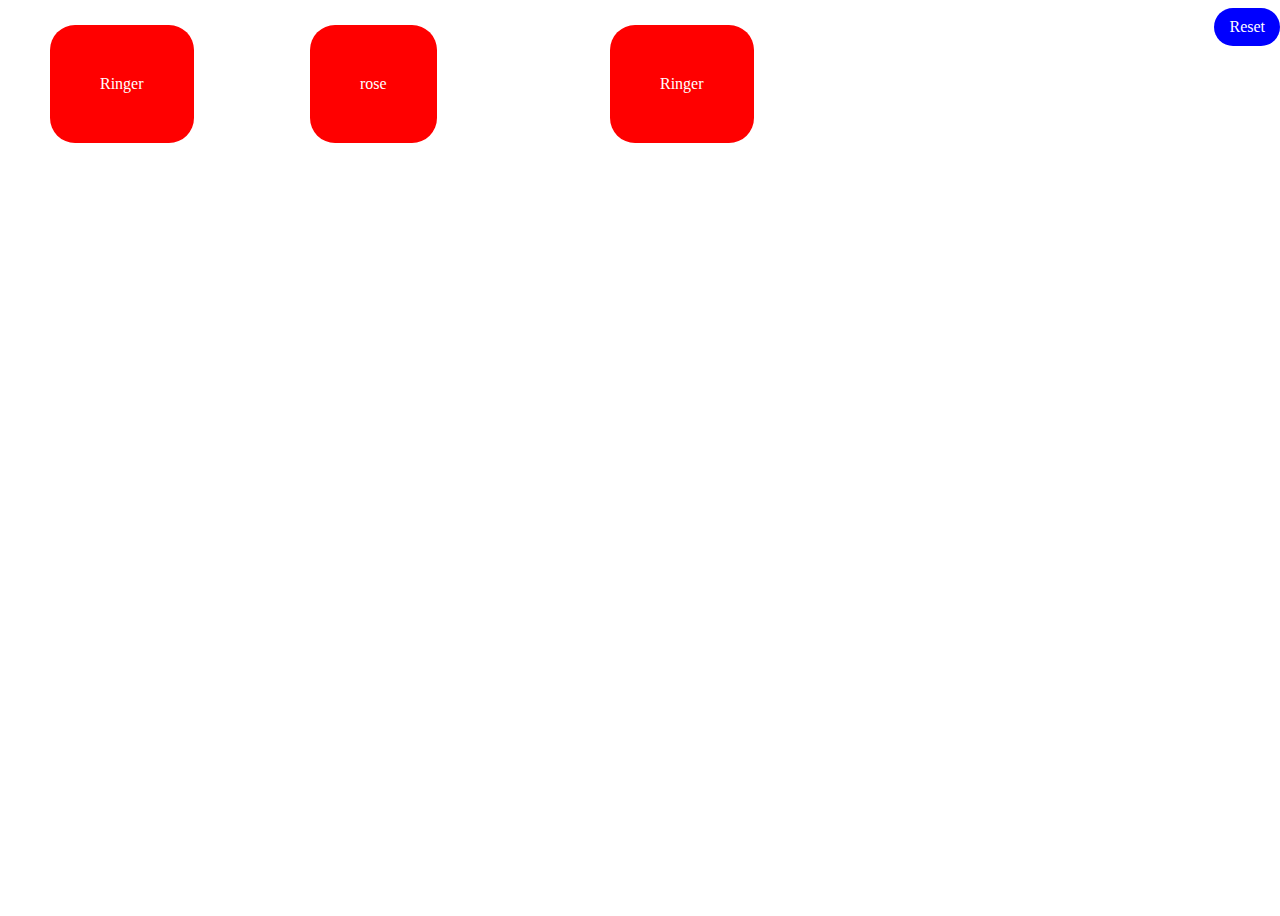
<file: Assignment/Assignment 6/DRAGandDrop.html>
<!DOCTYPE html>
<html lang="en">

<head>
    <meta charset="UTF-8">
    <meta http-equiv="X-UA-Compatible" content="IE=edge">
    <meta name="viewport" content="width=device-width, initial-scale=1.0">
    <script defer src="./script.js"></script>
    <link rel="stylesheet" href="style.css">
    <title>Javascript Drag and drop</title>
</head>

<body>
    <a onclick="reset()" class="reset">Reset</a>
    <main>
        <div draggable="true" class="Ringer box absolute top_z" style=" left: 40px; ">Ringer
        </div>
        <div draggable="true" class="rose box absolute top_z" style=" left: 300px; ">rose
        </div>
        <div draggable="true" class="Ringer box absolute top_z" style=" left: 600px; ">Ringer
        </div>
    </main>
</body>

</html>
</file>
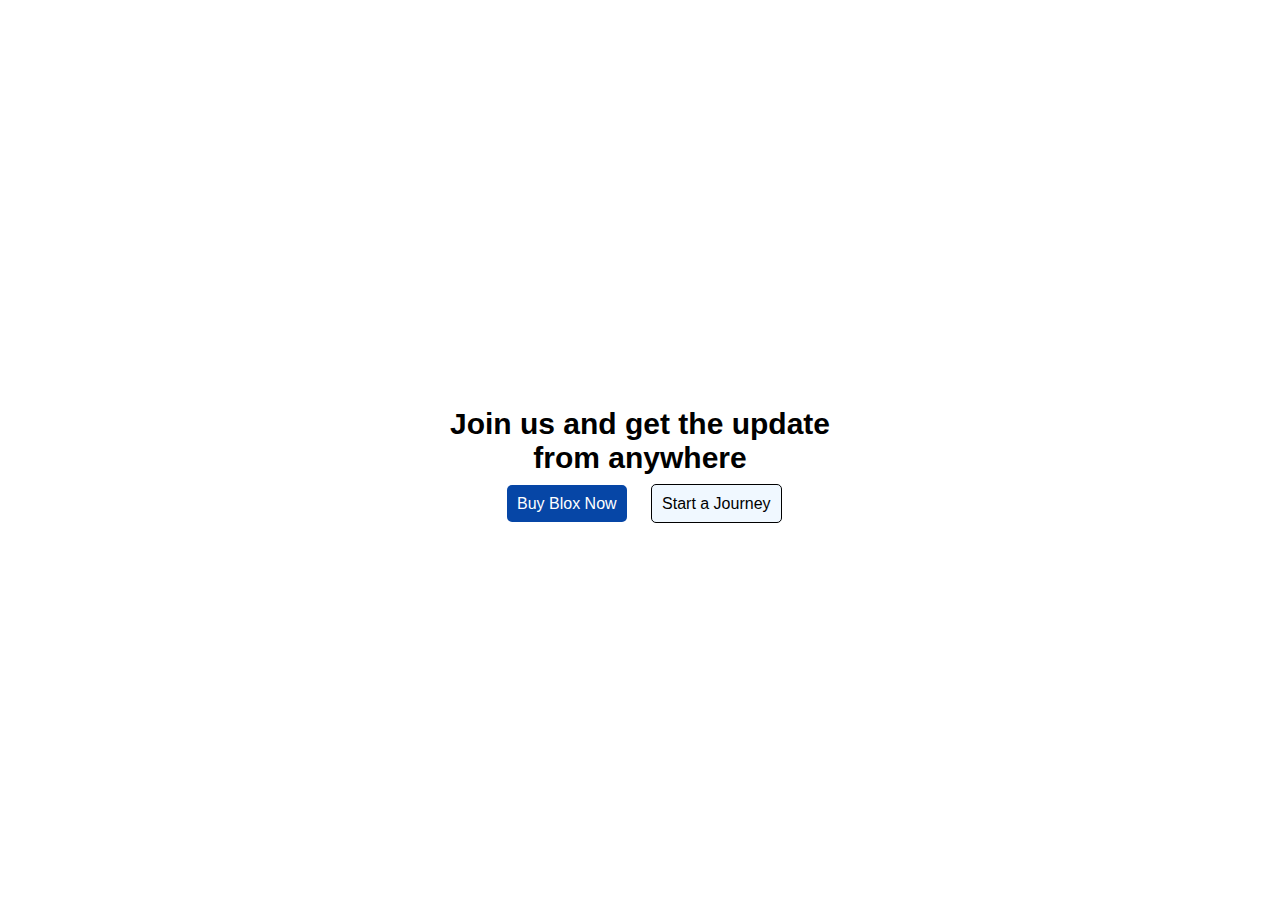
<file: Lab/Lab4/CTA.html>
<!DOCTYPE html>
<html lang="en">
<head>
    <meta charset="UTF-8">
    <meta http-equiv="X-UA-Compatible" content="IE=edge">
    <meta name="viewport" content="width=device-width, initial-scale=1.0">
    <title>CTA section</title>
    <link rel="stylesheet" href="CTA.css">
</head>
<body>
    <div class = "main">
        <div class = "text">
            <h1>Join us and get the update</h1>
        </div>
        <div class = "text2">
            <h1>from anywhere</h1>
        </div>

        <div class = "button">
            <a class = "button1" href="#">Buy Blox Now</a>
            <a class = "button2" href="#">Start a Journey</a>
        </div>
    </div>
</body>
</html>
</file>
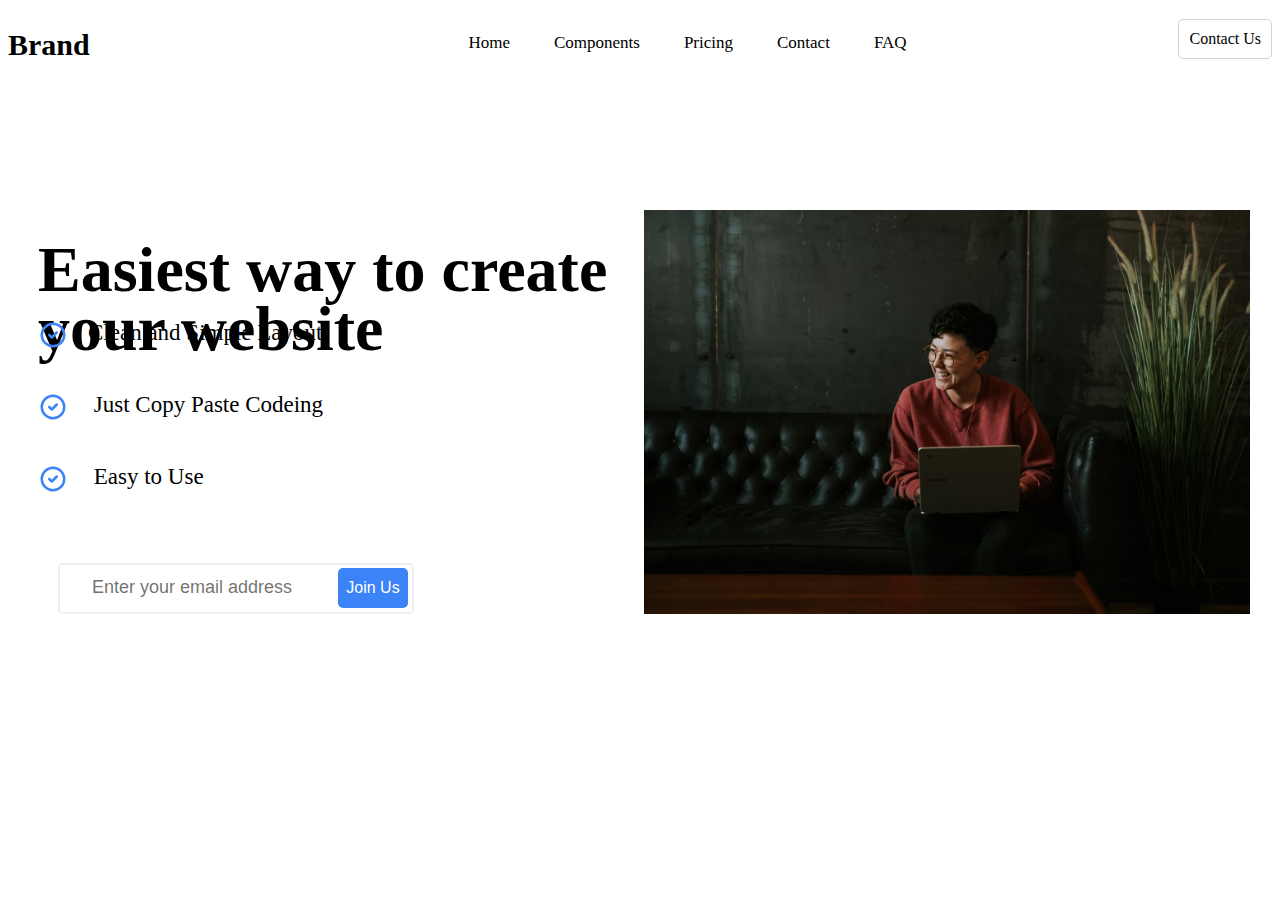
<file: Lab/Lab4/hero.html>
<!DOCTYPE html>
<html lang="en">
<head>
    <meta charset="UTF-8">
    <meta http-equiv="X-UA-Compatible" content="IE=edge">
    <meta name="viewport" content="width=device-width, initial-scale=1.0">
    <title>Hero Section</title>
    <link rel="stylesheet" href="hero.css">
</head>
<body>
    <div class = "main">
        <nav>
            <h1>Brand</h1>
            <ul>
                <a href = "#" ><li>Home</li></a>
                <a href = "#" ><li>Components</li></a>
                <a href = "#" ><li>Pricing</li></a>
                <a href = "#" ><li>Contact</li></a>
                <a href = "#" ><li>FAQ</li></a>
            </ul>
            <a class = "contact" href="#">Contact Us</a>
        </nav>
    </div>

    <div class = "body">
        <div class = "text">
            <h1 class = "text1">Easiest way to create</h1>
            <h1 class = "text2">your website</h1>
        </div>
        <img src="task.png" alt="task_hero">
    </div>

        <div class="lists">
            <div class="item"> <div class="svg icon"></div><p>Clean and Simple Layout</p></div>
            <div class="item">
                <div class="svg icon"></div>
                <p>Just Copy Paste Codeing</p>
            </div>
            <div class="item">
                <div class="svg icon"></div>
                <p>Easy to Use</p>
            </div>
        </div>

        <div class="subscribe">
            <input type="text" placeholder="Enter your email address">
            <input type="submit" value="Join Us">
        </div>
    </div>
</body>
</html>
</file>
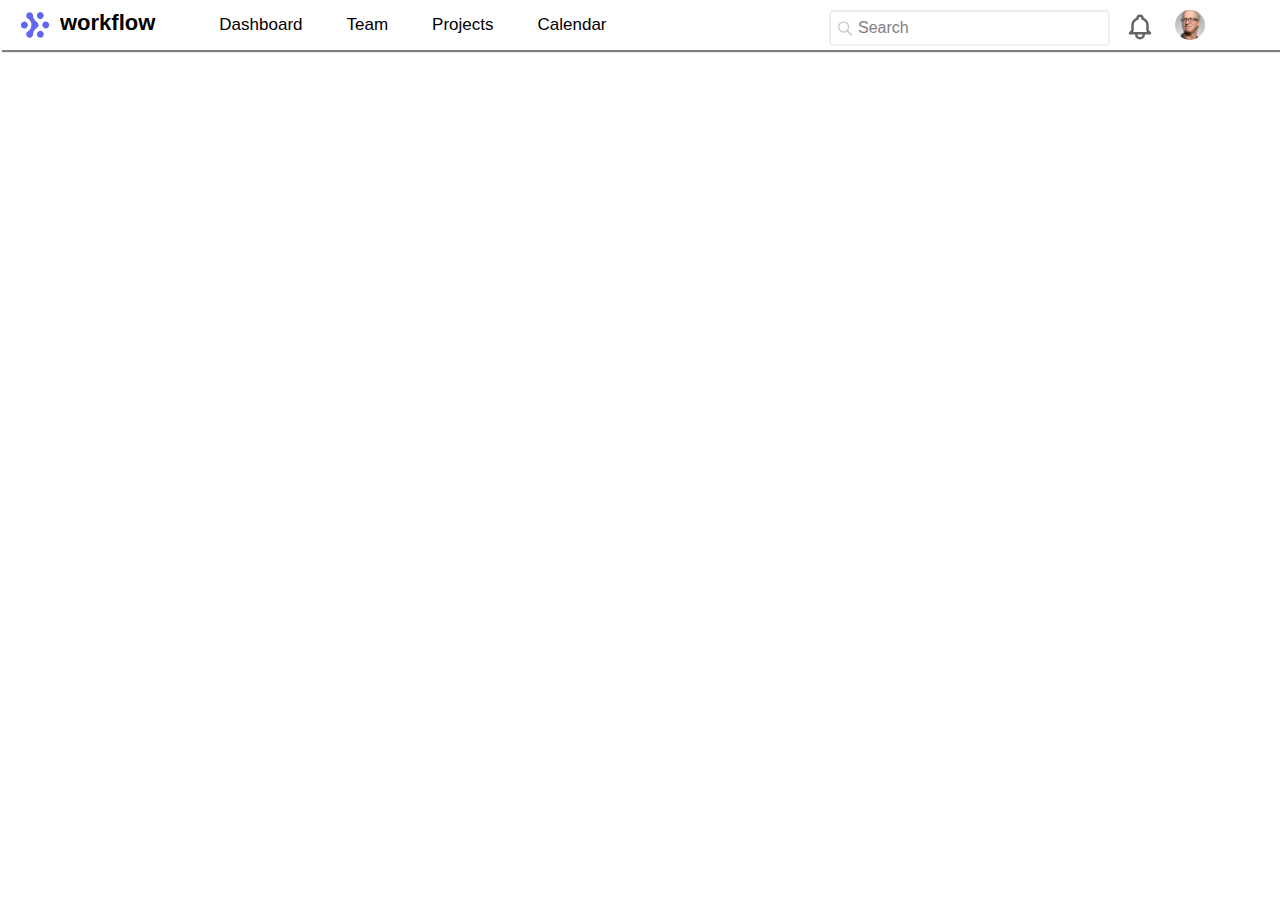
<file: Lab/Lab4/nav.html>
<!DOCTYPE html>
<html lang="en">
<head>
    <meta charset="UTF-8">
    <meta http-equiv="X-UA-Compatible" content="IE=edge">
    <meta name="viewport" content="width=device-width, initial-scale=1.0">
    <title>Nav</title>
    <link rel="stylesheet" href="nav.css">
</head>
<body>
        <nav>
            <div class = "main"></div>
            <img src="logoo.svg" alt="logo"><h3>workflow</h3>
        <div class = "lists">
            <ul>
                <a href = "#" ><li>Dashboard</li></a>
                <a href = "#" ><li>Team</li></a>
                <a href = "#" ><li>Projects</li></a>
                <a href = "#" ><li>Calendar</li></a>
            </ul>
        </div>
        <div class = "input">
            <img src="searrch.svg" alt="search">
            <input type="text" class = "search" placeholder="Search">
        </div>
        <div class = "bell">
            <img src="bell.svg" alt="bell">
        </div>
        <div class = "user">
            <img src="userr.png" alt="user">
        </div>
    </div>
    </nav>
</body>
</html>
</file>
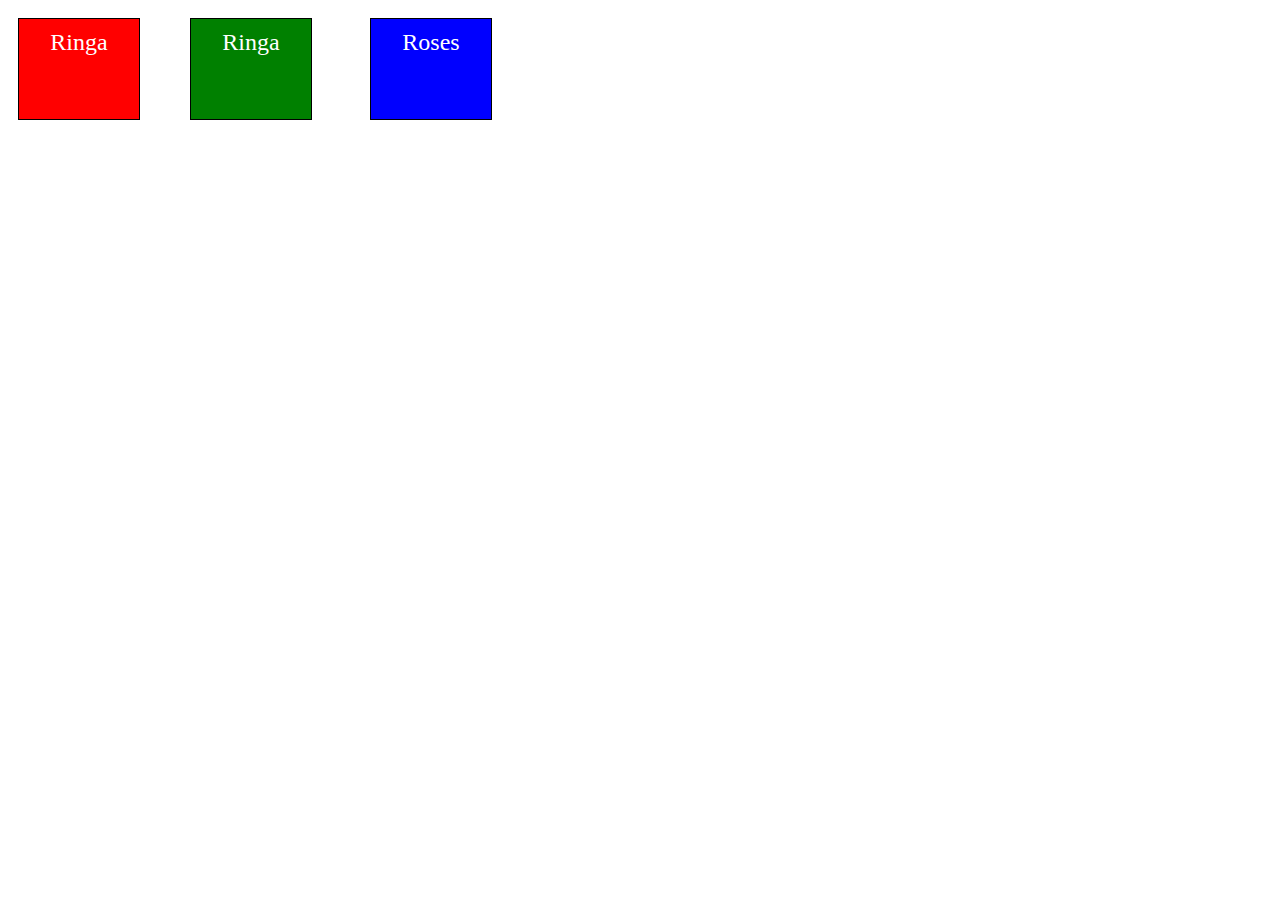
<file: Lab/Lab5/lab.html>
<!DOCTYPE html>
<html lang="en">
  <head>
    <meta charset="UTF-8" />
    <meta http-equiv="X-UA-Compatible" content="IE=edge" />
    <meta name="viewport" content="width=device-width, initial-scale=1.0" />
    <title>Drag And Drop</title>
    <style>
      .box {
        width: 80px;
        height: 80px;
        border: 1px solid #000000;
        margin: 10px;
        text-align: center;
        font-size: x-large;
        position: absolute;
        padding: 10px 20px;
        color: white;
      }
      #Ringa {
        background-color: red;
      }
      #Ringa2 {
        background-color: green;
        left: 20vh;
      }
      #Rose {
        background-color: blue;
        left: 40vh;
      }
    </style>
  </head>

  <body>
    <div class="container">
      <div id="Ringa" class="box">Ringa</div>
      <div id="Ringa2" class="box">Ringa</div>
      <div id="Rose" class="box">Roses</div>
    </div>

    <script>
      document
        .querySelector("#Ringa")
        .addEventListener("mousedown", onMouseDown);
      document
        .querySelector("#Ringa2")
        .addEventListener("mousedown", onMouseDown);
      document
        .querySelector("#Rose")
        .addEventListener("mousedown", onMouseDown);

      function onMouseDown(event) {
        let element = event.target;

        let shiftX = event.clientX - element.getBoundingClientRect().left;
        let shiftY = event.clientY - element.getBoundingClientRect().top;

        moveAt(event.pageX, event.pageY);

        function moveAt(pageX, pageY) {
          element.style.left = pageX - shiftX + "px";
          element.style.top = pageY - shiftY + "px";
        }

        function onMouseMove(event) {
          moveAt(event.pageX, event.pageY);
        }

        document.addEventListener("mousemove", onMouseMove);

        function onMouseUp(event) {
          document.removeEventListener("mousemove", onMouseMove);
          element.onmouseup = null;
        }

        document.addEventListener("mouseup", onMouseUp);
      }
    </script>
  </body>
</html>
</file>
<file: Assignment/Assignment4/style.css>
header{
    text-align: center;
}

#h3 {
    margin-top: -1.5%;
}
#main {
    position: center;
    margin-top: -1.4%;
    align-items: center;
    height: 100%;
    width: 100%;
    text-align: center;
}
table {
    border-collapse: collapse;
    align-self: center;
    margin-left: 9%;
}
.myClass {
    background-color: #D9FF19;
}

.lunch {
    line-height: 20px;;
}
</file>
<file: Lab/Lab1/style.css>
#img {
    width: 20%;
}
#video {
    width: 20%;
}
iframe {
    width: 100%;
    height: 100%;
}
</file>
<file: Lab/Lab2/style.css>
#all {
    
    margin: 20%;    
    margin-top: 10%; 
    }

#plus {
     width: 25%;
     height: 100%;
}
#pri{
    width: 20%;
    height: 100%
}
    
body{
        font-family: sans-serif;
        letter-spacing: 1px;
    }
    
    
    header h1{
        font-size: 40px;
    }
    
    .lab2{
    
       
       width: 60vw;
       margin: auto;
       padding: 40px 0px;
    
    }
    
    main{
        display: flex;
    }
    
    
    div{
        padding: 20px;
        width: 100px;
        height: 10rem;
    }
    
    main div p{
        color: lightgrey;
    
    }
    
    button{
        padding: 10px 25px;
        font-size: 16px;
        border-radius: 4px;
        border: none;
        transition: 200ms ;
        cursor: pointer;
    
    }
    
    .btn-primary{
        background-color: rgb(22, 148, 114);
        color: white;
    }
    
    
    
    .btn-secondary{
        border: 1px solid lightgrey;
    }
    
    
    
    .btn-destructive{
        color: white;
        background-color: rgba(238, 131, 99, 1.0);
    }
    
    .btn-p{
        background-color: white;
        color: rgba(38, 190, 150, 1.0);
    }
    
    .btn-primary:hover,.btn-secondary:hover,.btn-destructive:hover,.btn-p:hover,.btn-circle:hover{
         box-shadow: 0 3px #1A9781;
    }
    
    
    .btn-primary:active,.btn-secondary:active,.btn-destructive:active,.btn-p:active,.btn-circle:active{
        opacity: 0.6;
    }
    
    
    .btn-primary2{
       background-color: white;
       border: 1px solid rgb(22, 148, 114);
       color:rgba(38, 190, 150, 1.0) ;
    }
    
    .btn-primary2:hover{
        border: 3px solid  rgb(22, 148, 114);
    }
    .btn-primary2:active{
        background-color: rgb(22, 148, 114);
        color: white;
    }
    
    .btn-secondary2{
    background-color: white;
    border: 1px solid #87A4AD;
    color: #87A4AD;
    }
    
    .btn-secondary2:hover{
        border: 3px solid   #87A4AD;
    }
    
    .btn-secondary2:active{
        border: 1px solid lightgrey;
    }
    
    .btn-destructive2{
    background-color: white;
    border: 1px solid rgba(238, 131, 99, 1.0);
       color:rgba(238, 131, 99, 1.0) ;
    }
    
    .btn-destructive2:hover{
        border: 3px solid  rgba(238, 131, 99, 1.0);
    }
    
    .btn-destructive2:active{
    color: white;
        background-color: rgba(238, 131, 99, 1.0);
    }
    
    
    .btn-p2{
        background-color:rgb(22, 148, 114);
        color: white;
        border: 1px solid white;
    }
    
    .btn-p2:hover{
        border: 3px solid white;
    }
    
    .btn-p2:active{
        background-color: white;
        color: rgb(22, 148, 114);
    }
    #primary2{
    
        background-color: rgb(19, 138, 106);
    }
    
    a{
        cursor: pointer;
        transition: 200ms;
    }
    
    .btn-circle{
        border-radius:50%;
        padding: 10px 15px;
        font-size: 20px;
        color: white;
        background-color:rgb(22, 148, 114);
    };


.btn {
    color: white;
    border: solid 1px green;
    text-decoration: none;
    border-radius: 50%;
    background-color: green;
    padding-left: 12px;
    padding-right: 12px;
    padding-top: 01%;
    padding-bottom: 01%;
}

.primary {
    color: white;
    border: sloid 1px green;
    text-decoration: none;
    background-color: green;
    padding:10px;
    border-radius: 3px;
}
</file>
<file: Lab/Lab3/style.css>
* {
    padding: 0;
    margin: 0;
    box-sizing: border-box;
  }
  html {
    font-size: 68.5%;
    font-family: Inter;
  }
  span {
    display: block;
    width: 8rem;
    height: 5rem;
    border: 1px;
    border-radius: 6%;
  }
  .custom {
    color: #24adeb;
    font-weight: 700;
    font-size: 1.2rem;
    margin-top: 3rem;
  }
  h1 {
    font-size: 2.8rem;
    font-weight: 800;
    margin-top: 1.2rem;
    margin-bottom: 1.2rem;
  }
  .first {
    font-weight: 300;
    font-size: 1.7rem;
    margin-bottom: 2rem;
  }
  .second {
    font-weight: 300;
    font-size: 1.5rem;
    margin-bottom: 2rem;
  }
  main {
    width: 70%;
    margin: 1rem auto;
  }
  .colors {
    display: grid;
    /* grid-template-rows: 11; */
    grid-template-columns: repeat(11, 8rem);
    column-gap: 0.9rem;
    row-gap: 3rem;
  }
  .number {
    margin-top: 0.8rem;
    height: auto;
    margin-bottom: 0rem;
    font-size: 1.4rem;
    font-weight: 500;
  }
  .color {
    color: #96a1b0;
    font-weight: 500;
    height: auto;
  }
  .zero {
    font-size: 1.3rem;
    font-weight: 500;
    padding-top: 2rem;
    /* text-align: center; */
  }
  .slate1 {
    background-color: hsl(210, 40%, 98%);
  }
  .slate2 {
    background-color: hsl(210, 40%, 96%);
  }
  .slate3 {
    background-color: hsl(214, 32%, 91%);
  }
  .slate4 {
    background-color: hsl(213, 27%, 84%);
  }
  .slate5 {
    background-color: hsl(215, 20%, 65%);
  }
  .slate6 {
    background-color: hsl(215, 16%, 47%);
  }
  .slate7 {
    background-color: hsl(215, 19%, 35%);
  }
  .slate8 {
    background-color: hsl(215, 25%, 27%);
  }
  .slate9 {
    background-color: hsl(217, 33%, 17%);
  }
  .slate10 {
    background-color: hsl(222, 47%, 11%);
  }
  .Gray1 {
    background-color: hsl(210, 40%, 98%);
  }
  .Gray2 {
    background-color: hsl(220, 14%, 96%);
  }
  .Gray3 {
    background-color: hsl(220, 13%, 91%);
  }
  .Gray4 {
    background-color: hsl(216, 12%, 84%);
  }
  .Gray5 {
    background-color: hsl(218, 11%, 65%);
  }
  .Gray6 {
    background-color: hsl(220, 9%, 46%);
  }
  .Gray7 {
    background-color: hsl(215, 14%, 34%);
  }
  .Gray8 {
    background-color: hsl(217, 19%, 27%);
  }
  .Gray9 {
    background-color: hsl(215, 28%, 17%);
  }
  .Gray10 {
    background-color: hsl(221, 39%, 11%);
  }
  .zinc1 {
    background-color: hsl(0, 0%, 98%);
  }
  .zinc2 {
    background-color: hsl(240, 5%, 96%);
  }
  .zinc3 {
    background-color: hsl(240, 6%, 90%);
  }
  .zinc4 {
    background-color: hsl(240, 5%, 84%);
  }
  .zinc5 {
    background-color: hsl(240, 5%, 65%);
  }
  .zinc6 {
    background-color: hsl(240, 4%, 46%);
  }
  .zinc7 {
    background-color: hsl(240, 5%, 34%);
  }
  .zinc8 {
    background-color: hsl(240, 5%, 26%);
  }
  .zinc9 {
    background-color: hsl(240, 4%, 16%);
  }
  .zinc10 {
    background-color: hsl(240, 6%, 10%);
  }
  .neutral1 {
    background-color: hsl(0, 0%, 98%);
  }
  .neutral2 {
    background-color: hsl(0, 0%, 96%);
  }
  .neutral3 {
    background-color: hsl(0, 0%, 90%);
  }
  .neutral4 {
    background-color: hsl(0, 0%, 83%);
  }
  .neutral5 {
    background-color: hsl(0, 0%, 64%);
  }
  .neutral6 {
    background-color: hsl(0, 0%, 45%);
  }
  .neutral7 {
    background-color: hsl(0, 0%, 32%);
  }
  .neutral8 {
    background-color: hsl(0, 0%, 25%);
  }
  .neutral9 {
    background-color: hsl(0, 0%, 15%);
  }
  .neutral10 {
    background-color: hsl(0, 0%, 9%);
  }
  .stone1 {
    background-color: hsl(60, 9%, 98%);
  }
  .stone2 {
    background-color: hsl(60, 5%, 96%);
  }
  .stone3 {
    background-color: hsl(20, 6%, 90%);
  }
  .stone4 {
    background-color: hsl(24, 6%, 83%);
  }
  .stone5 {
    background-color: hsl(24, 5%, 64%);
  }
  .stone6 {
    background-color: hsl(25, 5%, 45%);
  }
  .stone7 {
    background-color: hsl(33, 5%, 32%);
  }
  .stone8 {
    background-color: hsl(30, 6%, 25%);
  }
  .stone9 {
    background-color: hsl(12, 6%, 15%);
  }
  .stone10 {
    background-color: hsl(24, 10%, 10%);
  }
  .red1 {
    background-color: hsl(0, 86%, 97%);
  }
  .red2 {
    background-color: hsl(0, 93%, 94%);
  }
  .red3 {
    background-color: hsl(0, 96%, 89%);
  }
  .red4 {
    background-color: hsl(0, 94%, 82%);
  }
  .red5 {
    background-color: hsl(0, 91%, 71%);
  }
  .red6 {
    background-color: hsl(0, 84%, 60%);
  }
  .red7 {
    background-color: hsl(0, 72%, 51%);
  }
  .red8 {
    background-color: hsl(0, 74%, 42%);
  }
  .red9 {
    background-color: hsl(0, 70%, 35%);
  }
  .red10 {
    background-color: hsl(0, 63%, 31%);
  }
  .orange1 {
    background-color: hsl(33, 100%, 96%);
  }
  .orange2 {
    background-color: hsl(34, 100%, 92%);
  }
  .orange3 {
    background-color: hsl(32, 98%, 83%);
  }
  .orange4 {
    background-color: hsl(31, 97%, 72%);
  }
  .orange5 {
    background-color: hsl(27, 96%, 61%);
  }
  .orange6 {
    background-color: hsl(25, 95%, 53%);
  }
  .orange7 {
    background-color: hsl(21, 90%, 48%);
  }
  .orange8 {
    background-color: hsl(17, 88%, 40%);
  }
  .orange9 {
    background-color: hsl(15, 79%, 34%);
  }
  .orange10 {
    background-color: hsl(15, 75%, 28%);
  }
  .amber1 {
    background-color: hsl(48, 100%, 96%);
  }
  .amber2 {
    background-color: hsl(48, 96%, 89%);
  }
  .amber3 {
    background-color: hsl(48, 97%, 77%);
  }
  .amber4 {
    background-color: hsl(46, 97%, 65%);
  }
  .amber5 {
    background-color: hsl(43, 96%, 56%);
  }
  .amber6 {
    background-color: hsl(38, 92%, 50%);
  }
  .amber7 {
    background-color: hsl(32, 95%, 44%);
  }
  .amber8 {
    background-color: hsl(26, 90%, 37%);
  }
  .amber9 {
    background-color: hsl(23, 82%, 31%);
  }
  .amber10 {
    background-color: hsl(22, 78%, 26%);
  }
  .yellow1 {
    background-color: hsl(55, 92%, 95%);
  }
  .yellow2 {
    background-color: hsl(55, 97%, 88%);
  }
  .yellow3 {
    background-color: hsl(53, 98%, 77%);
  }
  .yellow4 {
    background-color: hsl(50, 98%, 64%);
  }
  .yellow5 {
    background-color: hsl(48, 96%, 53%);
  }
  .yellow6 {
    background-color: hsl(45, 93%, 47%);
  }
  .yellow7 {
    background-color: hsl(41, 96%, 40%);
  }
  .yellow8 {
    background-color: hsl(35, 92%, 33%);
  }
  .yellow9 {
    background-color: hsl(32, 81%, 29%);
  }
  .yellow10 {
    background-color: hsl(28, 73%, 26%);
  }
  .lime1 {
    background-color: hsl(78, 92%, 95%);
  }
  .lime2 {
    background-color: hsl(80, 89%, 89%);
  }
  .lime3 {
    background-color: hsl(81, 88%, 80%);
  }
  .lime4 {
    background-color: hsl(82, 85%, 67%);
  }
  .lime5 {
    background-color: hsl(83, 78%, 55%);
  }
  .lime6 {
    background-color: hsl(84, 81%, 44%);
  }
  .lime7 {
    background-color: hsl(85, 85%, 35%);
  }
  .lime8 {
    background-color: hsl(86, 78%, 27%);
  }
  .lime9 {
    background-color: hsl(86, 69%, 23%);
  }
  .lime10 {
    background-color: hsl(88, 61%, 20%);
  }
  .green1 {
    background-color: hsl(138, 76%, 97%);
  }
  .green2 {
    background-color: hsl(141, 84%, 93%);
  }
  .green3 {
    background-color: hsl(141, 79%, 85%);
  }
  .green4 {
    background-color: hsl(142, 77%, 73%);
  }
  .green5 {
    background-color: hsl(142, 69%, 58%);
  }
  .green6 {
    background-color: hsl(142, 71%, 45%);
  }
  .green7 {
    background-color: hsl(142, 76%, 36%);
  }
  .green8 {
    background-color: hsl(142, 72%, 29%);
  }
  .green9 {
    background-color: hsl(143, 64%, 24%);
  }
  .green10 {
    background-color: hsl(144, 61%, 20%);
  }
  .emerald1 {
    background-color: hsl(152, 81%, 96%);
  }
  .emerald2 {
    background-color: hsl(149, 80%, 90%);
  }
  .emerald3 {
    background-color: hsl(152, 76%, 80%);
  }
  .emerald4 {
    background-color: hsl(156, 72%, 67%);
  }
  .emerald5 {
    background-color: hsl(158, 64%, 52%);
  }
  .emerald6 {
    background-color: hsl(160, 84%, 39%);
  }
  .emerald7 {
    background-color: hsl(161, 94%, 30%);
  }
  .emerald8 {
    background-color: hsl(163, 94%, 24%);
  }
  .emerald9 {
    background-color: hsl(163, 88%, 20%);
  }
  .emerald10 {
    background-color: hsl(164, 86%, 16%);
  }
  .teal1 {
    background-color: hsl(166, 76%, 97%);
  }
  .teal2 {
    background-color: hsl(167, 85%, 89%);
  }
  .teal3 {
    background-color: hsl(168, 84%, 78%);
  }
  .teal4 {
    background-color: hsl(171, 77%, 64%);
  }
  .teal5 {
    background-color: hsl(172, 66%, 50%);
  }
  .teal6 {
    background-color: hsl(173, 80%, 40%);
  }
  .teal7 {
    background-color: hsl(175, 84%, 32%);
  }
  .teal8 {
    background-color: hsl(175, 77%, 26%);
  }
  .teal9 {
    background-color: hsl(176, 69%, 22%);
  }
  .teal10 {
    background-color: hsl(176, 61%, 19%);
  }
  .cyan1 {
    background-color: hsl(183, 100%, 96%);
  }
  .cyan2 {
    background-color: hsl(185, 96%, 90%);
  }
  .cyan3 {
    background-color: hsl(186, 94%, 82%);
  }
  .cyan4 {
    background-color: hsl(187, 92%, 69%);
  }
  .cyan5 {
    background-color: hsl(188, 86%, 53%);
  }
  .cyan6 {
    background-color: hsl(189, 94%, 43%);
  }
  .cyan7 {
    background-color: hsl(192, 91%, 36%);
  }
  .cyan8 {
    background-color: hsl(193, 82%, 31%);
  }
  .cyan9 {
    background-color: hsl(194, 70%, 27%);
  }
  .cyan10 {
    background-color: hsl(196, 64%, 24%);
  }
  .sky1 {
    background-color: hsl(204, 100%, 97%);
  }
  .sky2 {
    background-color: hsl(204, 94%, 94%);
  }
  .sky3 {
    background-color: hsl(201, 94%, 86%);
  }
  .sky4 {
    background-color: hsl(199, 95%, 74%);
  }
  .sky5 {
    background-color: hsl(198, 93%, 60%);
  }
  .sky6 {
    background-color: hsl(199, 89%, 48%);
  }
  .sky7 {
    background-color: hsl(200, 98%, 39%);
  }
  .sky8 {
    background-color: hsl(201, 96%, 32%);
  }
  .sky9 {
    background-color: hsl(201, 90%, 27%);
  }
  .sky10 {
    background-color: hsl(202, 80%, 24%);
  }
  .blue1 {
    background-color: hsl(214, 100%, 97%);
  }
  .blue2 {
    background-color: hsl(214, 95%, 93%);
  }
  .blue3 {
    background-color: hsl(213, 97%, 87%);
  }
  .blue4 {
    background-color: hsl(212, 96%, 78%);
  }
  .blue5 {
    background-color: hsl(213, 94%, 68%);
  }
  .blue6 {
    background-color: hsl(217, 91%, 60%);
  }
  .blue7 {
    background-color: hsl(221, 83%, 53%);
  }
  .blue8 {
    background-color: hsl(224, 76%, 48%);
  }
  .blue9 {
    background-color: hsl(226, 71%, 40%);
  }
  .blue10 {
    background-color: hsl(224, 64%, 33%);
  }
  .indigo1 {
    background-color: hsl(226, 100%, 97%);
  }
  .indigo2 {
    background-color: hsl(226, 100%, 94%);
  }
  .indigo3 {
    background-color: hsl(228, 96%, 89%);
  }
  .indigo4 {
    background-color: hsl(230, 94%, 82%);
  }
  .indigo5 {
    background-color: hsl(234, 89%, 74%);
  }
  .indigo6 {
    background-color: hsl(239, 84%, 67%);
  }
  .indigo7 {
    background-color: hsl(243, 75%, 59%);
  }
  .indigo8 {
    background-color: hsl(245, 58%, 51%);
  }
  .indigo9 {
    background-color: hsl(244, 55%, 41%);
  }
  .indigo10 {
    background-color: hsl(242, 47%, 34%);
  }
  .violet1 {
    background-color: hsl(250, 100%, 98%);
  }
  .violet2 {
    background-color: hsl(251, 91%, 95%);
  }
  .violet3 {
    background-color: hsl(251, 95%, 92%);
  }
  .violet4 {
    background-color: hsl(252, 95%, 85%);
  }
  .violet5 {
    background-color: hsl(255, 92%, 76%);
  }
  .violet6 {
    background-color: hsl(258, 90%, 66%);
  }
  .violet7 {
    background-color: hsl(262, 83%, 58%);
  }
  .violet8 {
    background-color: hsl(263, 70%, 50%);
  }
  .violet9 {
    background-color: hsl(263, 69%, 42%);
  }
  .violet10 {
    background-color: hsl(264, 67%, 35%);
  }
  .purple1 {
    background-color: hsl(270, 100%, 98%);
  }
  .purple2 {
    background-color: hsl(269, 100%, 95%);
  }
  .purple3 {
    background-color: hsl(269, 100%, 92%);
  }
  .purple4 {
    background-color: hsl(269, 97%, 85%);
  }
  .purple5 {
    background-color: hsl(270, 95%, 75%);
  }
  .purple6 {
    background-color: hsl(271, 91%, 65%);
  }
  .purple7 {
    background-color: hsl(271, 81%, 56%);
  }
  .purple8 {
    background-color: hsl(272, 72%, 47%);
  }
  .purple9 {
    background-color: hsl(273, 67%, 39%);
  }
  .purple10 {
    background-color: hsl(274, 66%, 32%);
  }
  .fuchsia1 {
    background-color: hsl(289, 100%, 98%);
  }
  .fuchsia2 {
    background-color: hsl(287, 100%, 95%);
  }
  .fuchsia3 {
    background-color: hsl(288, 96%, 91%);
  }
  .fuchsia4 {
    background-color: hsl(291, 93%, 83%);
  }
  .fuchsia5 {
    background-color: hsl(292, 91%, 73%);
  }
  .fuchsia6 {
    background-color: hsl(292, 84%, 61%);
  }
  .fuchsia7 {
    background-color: hsl(293, 69%, 49%);
  }
  .fuchsia8 {
    background-color: hsl(295, 72%, 40%);
  }
  .fuchsia9 {
    background-color: hsl(295, 70%, 33%);
  }
  .fuchsia10 {
    background-color: hsl(297, 64%, 28%);
  }
  .pink1 {
    background-color: hsl(327, 73%, 97%);
  }
  .pink2 {
    background-color: hsl(326, 78%, 95%);
  }
  .pink3 {
    background-color: hsl(326, 85%, 90%);
  }
  .pink4 {
    background-color: hsl(327, 87%, 82%);
  }
  .pink5 {
    background-color: hsl(329, 86%, 70%);
  }
  .pink6 {
    background-color: hsl(330, 81%, 60%);
  }
  .pink7 {
    background-color: hsl(333, 71%, 51%);
  }
  .pink8 {
    background-color: hsl(335, 78%, 42%);
  }
  .pink9 {
    background-color: hsl(336, 74%, 35%);
  }
  .pink10 {
    background-color: hsl(336, 69%, 30%);
  }
  .rose1 {
    background-color: hsl(356, 100%, 97%);
  }
  .rose2 {
    background-color: hsl(356, 100%, 95%);
  }
  .rose3 {
    background-color: hsl(353, 96%, 90%);
  }
  .rose4 {
    background-color: hsl(353, 96%, 82%);
  }
  .rose5 {
    background-color: hsl(351, 95%, 71%);
  }
  .rose6 {
    background-color: hsl(350, 89%, 60%);
  }
  .rose7 {
    background-color: hsl(347, 77%, 50%);
  }
  .rose8 {
    background-color: hsl(345, 83%, 41%);
  }
  .rose9 {
    background-color: hsl(343, 80%, 35%);
  }
  .rose10 {
    background-color: hsl(342, 75%, 30%);
  }
</file>
<file: Assignment/Assignment 6/style.css>
body {

     width: 100vw;
     height: 100vh;
 }

 .absolute {
     position: absolute;
 }

 .top_z {

     top: 25px;
     z-index: 5;
 }

 [draggable] {
     cursor: move;
 }

 .reset {
     color: #fff;
     padding: 10px 15px;
     background-color: blue;
     border-radius: 25px;
     position: absolute;
     right: 0;
 }

 .reset:hover {
     font-size: large;


 }


 .box {
     color: #fff;
     border-radius: 25px;
     text-align: center;
     padding: 50px 50px;
     background-color: red;
     margin-left: 10px;
 }

 main {
     display: flex;
 }
</file>
<file: Lab/Lab4/CTA.css>
* {
    font-family: sans-serif;
}

.main {
    position: absolute;
    top: 0;
    right: 0;
    bottom: 0;
    left: 0;
    margin: auto;
    width: fit-content;
    height: fit-content;
}

.text {
    font-size: 15px;
    margin-bottom: -20px;
}

.text2 {
    text-align: center;
    font-size: 15px;
    margin-top: -5px;
}

.button {
    margin-left: 15%;
}

.button1 {
    border: 1px solid none;
    background-color: rgb(6, 70, 166);
    color: white;
    padding: 10px;
    border-radius: 5px;
    text-decoration: none;
}

.button2 {
    border: 0.5px solid black;
    text-decoration: none;
    color: black;
    background-color: aliceblue;
    padding: 10px;
    border-radius: 5px;
    margin-left: 20px;
}
</file>
<file: Lab/Lab4/hero.css>
nav {
    width: 100%;
    display: inline-block;
}

nav h1 {
    float: left;
    font-size: 30px;
}

ul {
    text-align: center;
    margin-top: 25px;
    margin-left: 55px;
}

ul a {
    text-decoration: none;
    color: black;
    margin: 20px;
    font-size: 17px;
}

li {
    display: inline;
    list-style: none;
}

.contact {
    float: right;
    text-decoration: none;
    color: black;
    border: 1px solid lightgray;
    padding: 10px;
    margin-top: -50px;
    border-radius: 5px;
}

.body {
    position: absolute;
    top: 20%;
    height: fit-content;
    display: inline-block;
    margin: 30px;
}

.text {
    margin-top: -20px;
    font-size: 2em;
    float: left;
}

.text1 {
    margin-bottom: -15px;
}

.text2 {
    margin-top: -10px;
}

.body img {
    width: 50%;
    float: right;
}

.lists {
    margin-top: 17%;
    text-align: left;
}

.item {
    margin-left: 30px;
    font-size: 23px;
}

.lists div.svg {
    margin-right: 20px;
    display: inline-block;
    vertical-align: middle;
}

.item p {
    display: inline-block;
}

.icon {
    width: 30px;
    height: 30px;
}

.svg {
    background-color: #3B83F7;
    -webkit-mask : url(tick.svg) no-repeat center / contain;
}

.subscribe {
    margin-top: 50px;
    text-align: left;
    margin-left: 50px;
}

input[type="text"] {
    width: 300px;
    height: 45px;
    padding-right: 50px;
    border-radius: 5px;
    border-color: #3b3b3b13;

}

::placeholder {
    padding-left: 30px;
    font-size: 18px;
    color: #3b3b3bb8;
}

input[type="submit"] {
    margin-left: -80px;
    height: 40px;
    width: 70px;
    background: #3B83F7;
    border-radius: 5px;
    color: white;
    font-size: 16px;
    font-weight: 400;
    border: 0;
    -webkit-appearance: none;
}
</file>
<file: Lab/Lab4/nav.css>
nav {
    position: absolute;
    top: 0;
    left: 0;
    right: 0;
    bottom: 0;
    display: inline-block;
    width: 100%;
    height: 50px;
    box-shadow: 2px 2px 1px grey;
}

.main {
    margin-top: 10px;
}

img {
    margin-left: 20px;
    margin-right: 5px;
    margin-bottom: -10px;
    width: 30px;
    height: 30px;
}

h3 {
    font-family: sans-serif;
    display: inline;
    margin-left: 5px;
    font-size: 22px;
}

.lists {
    display: inline;
}

ul {
    display: inline;
}

li {
    font-family: sans-serif;
    list-style: none;
    display: inline;
    font-size: 17px;
    margin: 20px;
}

a {
    text-decoration: none;
    color: black;
    border: 1px solid none;
    padding-bottom: 15px;
}

a:hover {
    border-bottom: 3px solid rgb(64, 44, 221);
}

a:active {
    border-bottom: 2px solid rgb(64, 44, 221);
}

.input {
    display: inline-block;
    float : right;
    margin-right: 10em;
}

 input[type = "text"] {
    width: 200px;
    height: 30px;
    padding-right: 75px;
    border-radius: 5px;
    border-color: #3b3b3b13;
    margin-right: 10px;
    vertical-align: middle;
    display: inline-block;
    margin-left: -5px;
 }

 ::placeholder {
    padding-left: 25px;
    font-size: 16px;
    color: gray;
    display: inline-block;
}

.input img {
    margin-top: -10px;
    margin-right: -30px;
    height: 17px;
    opacity: 20%;
    color: white;
    border: 0;
    vertical-align: middle;
    display: inline-block;
}

.bell {
    margin-top: 2px;
    opacity: 60%;
    width: 25px;
    display: inline-block;
    float : right;
    margin-right: -20em;
}

.user {
    display: inline;
    border: 1px solid none;
    border-radius: 50px;
    float: right;
    margin-right: -25em;
}

.user img {
    border-radius: 100%;
}

.user:hover {
    cursor:pointer;
}

.bell:hover {
    cursor: pointer;
}
</file>
